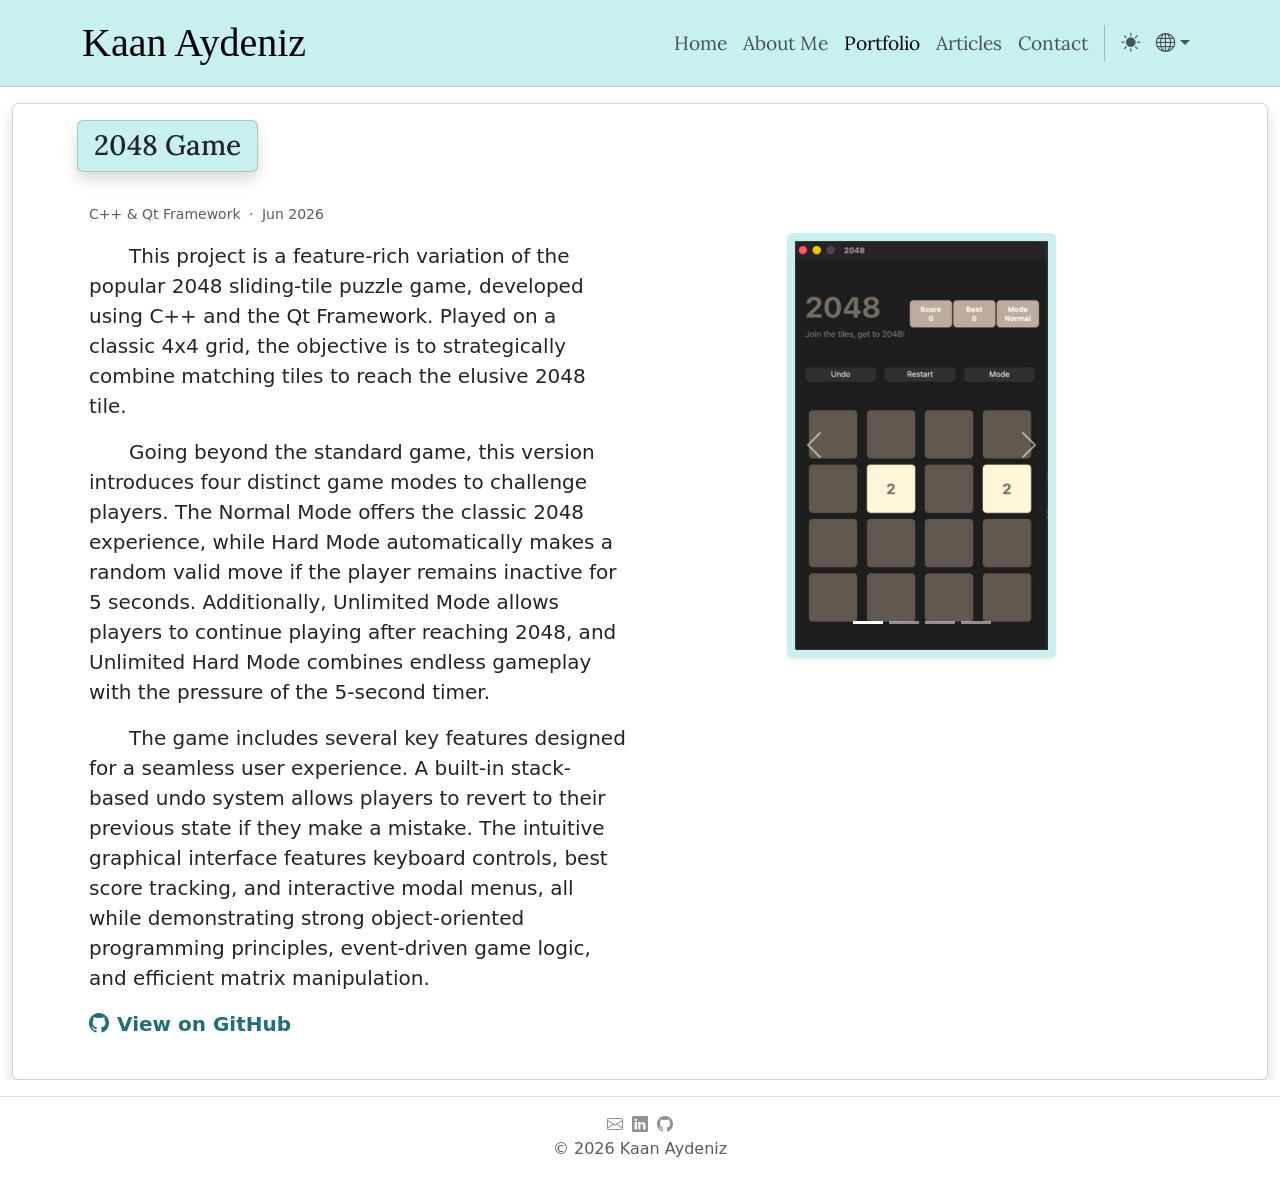
<file: projects/2048/index.html>
<!doctype html>
<html lang="en">

<head>
    <title data-i18n="page.2048Title"></title>
    <!-- Required meta tags -->
    <meta charset="utf-8" />
    <meta name="viewport" content="width=device-width, initial-scale=1, shrink-to-fit=no" />

    <!-- Bootstrap CSS v5.2.1 -->
    <link href="https://cdn.jsdelivr.net/npm/bootstrap@5.3.2/dist/css/bootstrap.min.css" rel="stylesheet"
        integrity="sha384-T3c6CoIi6uLrA9TneNEoa7RxnatzjcDSCmG1MXxSR1GAsXEV/Dwwykc2MPK8M2HN" crossorigin="anonymous" />
    <!-- Bootstrap Icons -->
    <link rel="stylesheet" href="https://cdn.jsdelivr.net/npm/bootstrap-icons@1.13.1/font/bootstrap-icons.min.css">
    <!-- CSS Main File -->
    <link rel="stylesheet" href="../../main.css">
    <!-- Font -->
    <link
        href="https://fonts.googleapis.com/css2?family=Lora:wght@400;600;700&family=Nunito+Sans:wght@300;400;600&display=swap"
        rel="stylesheet">
    <link href="https://db.onlinewebfonts.com/c/70927e11d1779ee1fa9a6b97278c01c1?family=Brush+Script+MT"
        rel="stylesheet">
    <script>
        const savedTheme = localStorage.getItem("theme") || "light";
        document.documentElement.setAttribute('data-bs-theme', savedTheme);
    </script>
</head>

<body>
    <header>
        <!-- Navbar -->
        <nav class="navbar navbar-expand-lg navbar-light tiffany-light-bg title-font">
            <div class="container">
                <a class="navbar-brand fs-1" style="font-family: 'Brush Script MT', cursive;"
                    href="../../index.html#home">Kaan
                    Aydeniz</a>
                <button class="navbar-toggler d-lg-none" type="button" data-bs-toggle="collapse"
                    data-bs-target="#collapsibleNavId" aria-controls="collapsibleNavId" aria-expanded="false"
                    aria-label="Toggle navigation">
                    <span class="navbar-toggler-icon"></span>
                </button>
                <div class="collapse navbar-collapse" id="collapsibleNavId">
                    <ul class="navbar-nav ms-auto mt-2 mt-lg-0">
                        <li class="nav-item">
                            <a class="nav-link" href="../../index.html#home" data-i18n="nav.home">
                            </a>
                        </li>
                        <li class="nav-item">
                            <a class="nav-link" href="../../index.html#about" data-i18n="nav.about"></a>
                        </li>
                        <li class="nav-item">
                            <a class="nav-link active" href="../../index.html#portfolio" data-i18n="nav.portfolio"></a>
                        </li>
                        <li class="nav-item">
                            <a class="nav-link" href="../../index.html#articles" data-i18n="nav.articles"></a>
                        </li>
                        <li class="nav-item">
                            <a class="nav-link" href="../../index.html#contact" data-i18n="nav.contact"></a>
                        </li>
                        <li class="nav-item py-2 py-lg-1 col-lg-auto">
                            <div class="vr d-none d-lg-flex h-100 mx-2"></div>
                            <hr class="d-lg-none my-2">
                        </li>
                        <li class="nav-item my-auto">
                            <a class="nav-link" role="button" id="darkModeBtn"><i class="bi bi-moon-fill"></i></a>
                        </li>
                        <li class="nav-item dropdown my-auto">
                            <a class="nav-link dropdown-toggle" role="button" id="dropdownId" data-bs-toggle="dropdown"
                                aria-haspopup="true" aria-expanded="false"><i class="bi bi-globe"></i></a>
                            <div class="dropdown-menu dropdown-menu-end" aria-labelledby="dropdownId">
                                <button class="dropdown-item" data-lang="en">English</button>
                                <button class="dropdown-item" data-lang="tr">Türkçe</button>
                            </div>
                        </li>
                    </ul>
                </div>
            </div>
        </nav>
        <hr class="m-0 p-0">

    </header>
    <main>
        <div class="container-fluid">
            <div class="card shadow mt-3">
                <div class="card-body">
                    <div class="text-start ms-2 ms-md-5">
                        <h3 class="d-inline-block card shadow tiffany-light-bg px-3 py-2 title-font"
                            data-i18n="portfolio.projects.2048.title">
                        </h3>
                    </div>
                    <div class="row my-4 mx-2 mx-md-5 align-items-start">
                        <p class="small text-muted mb-2">
                            <span class="tool">C++</span>
                            <span class="">&</span>
                            <span class="tool">Qt Framework</span>
                            <span class="mx-1">·</span>
                            <span class="date" data-date="2026-06"></span>
                        </p>
                        <div class="col-12 col-lg-6">
                            <div class="fs-5 mt-2" data-i18n-paragraphs="portfolio.projects.2048.paragraphs"></div>
                            <a href="https://github.com/KaanAydeniz-BartuBaturSevindik/2048" target="_blank"
                                class="fs-5 mt-2 text-decoration-none fw-bold tiffany-color">
                                <i class="bi bi-github me-2"></i><span class="underline-on-hover"
                                    data-i18n="portfolio.viewonGithub"></span>
                            </a>
                        </div>
                        <div
                            class="col-12 col-lg-6 mt-3 mt-lg-0 d-flex justify-content-center justify-content-xl-start">
                            <div class="portfolio-embed rounded shadow-sm tiffany-light-bg p-2 w-50 mx-auto">
                                <div id="carouselId" class="carousel slide" data-bs-ride="carousel">
                                    <div class="carousel-indicators">
                                        <button type="button" data-bs-target="#carouselId" data-bs-slide-to="0"
                                            class="active" aria-current="true" aria-label="First slide"></button>
                                        <button type="button" data-bs-target="#carouselId" data-bs-slide-to="1"
                                            aria-label="Second slide"></button>
                                        <button type="button" data-bs-target="#carouselId" data-bs-slide-to="2"
                                            aria-label="Third slide"></button>
                                        <button type="button" data-bs-target="#carouselId" data-bs-slide-to="3"
                                            aria-label="Fourth slide"></button>
                                    </div>
                                    <div class="carousel-inner" role="listbox">
                                        <div class="carousel-item active">
                                            <img src="/assets/images/2048/slide-1.png" class="w-100 d-block mx-auto"
                                                alt="First slide" />
                                        </div>
                                        <div class="carousel-item">
                                            <img src="/assets/images/2048/slide-2.png" class="w-100 d-block mx-auto"
                                                alt="Second slide" />
                                        </div>
                                        <div class="carousel-item">
                                            <img src="/assets/images/2048/slide-3.png" class="w-100 d-block mx-auto"
                                                alt="Third slide" />
                                        </div>
                                        <div class="carousel-item">
                                            <img src="/assets/images/2048/slide-4.png" class="w-100 d-block mx-auto"
                                                alt="Fourth slide" />
                                        </div>
                                    </div>
                                    <button class="carousel-control-prev" type="button" data-bs-target="#carouselId"
                                        data-bs-slide="prev">
                                        <span class="carousel-control-prev-icon" aria-hidden="true"></span>
                                        <span class="visually-hidden">Previous</span>
                                    </button>
                                    <button class="carousel-control-next" type="button" data-bs-target="#carouselId"
                                        data-bs-slide="next">
                                        <span class="carousel-control-next-icon" aria-hidden="true"></span>
                                        <span class="visually-hidden">Next</span>
                                    </button>
                                </div>
                            </div>
                        </div>
                    </div>
                </div>
            </div>
        </div>
    </main>
    <footer class="border-top mt-3 pt-3">
        <div class="container text-center">
            <div>
                <a href="mailto:kaan_aydeniz@hotmail.com" class="social-icon color-inherit no-underline"><i
                        class="bi bi-envelope"></i></a>
                <a href="https://www.linkedin.com/in/kaanaydnz/" target="_blank"
                    class="social-icon color-inherit no-underline mx-1"><i class="bi bi-linkedin"></i></a>
                <a href="https://github.com/kaanaydnz" target="_blank" class="social-icon color-inherit no-underline"><i
                        class="bi bi-github"></i></a>
            </div>
            <p class="text-muted">© 2026 Kaan Aydeniz</p>
        </div>
    </footer>
    <!-- Bootstrap JavaScript Libraries -->
    <script src="https://cdn.jsdelivr.net/npm/@popperjs/core@2.11.8/dist/umd/popper.min.js"
        integrity="sha384-I7E8VVD/ismYTF4hNIPjVp/Zjvgyol6VFvRkX/vR+Vc4jQkC+hVqc2pM8ODewa9r"
        crossorigin="anonymous"></script>

    <script src="https://cdn.jsdelivr.net/npm/bootstrap@5.3.2/dist/js/bootstrap.min.js"
        integrity="sha384-BBtl+eGJRgqQAUMxJ7pMwbEyER4l1g+O15P+16Ep7Q9Q+zqX6gSbd85u4mG4QzX+"
        crossorigin="anonymous"></script>
</body>
<script src="../../script.js"></script>

</html>
</file>
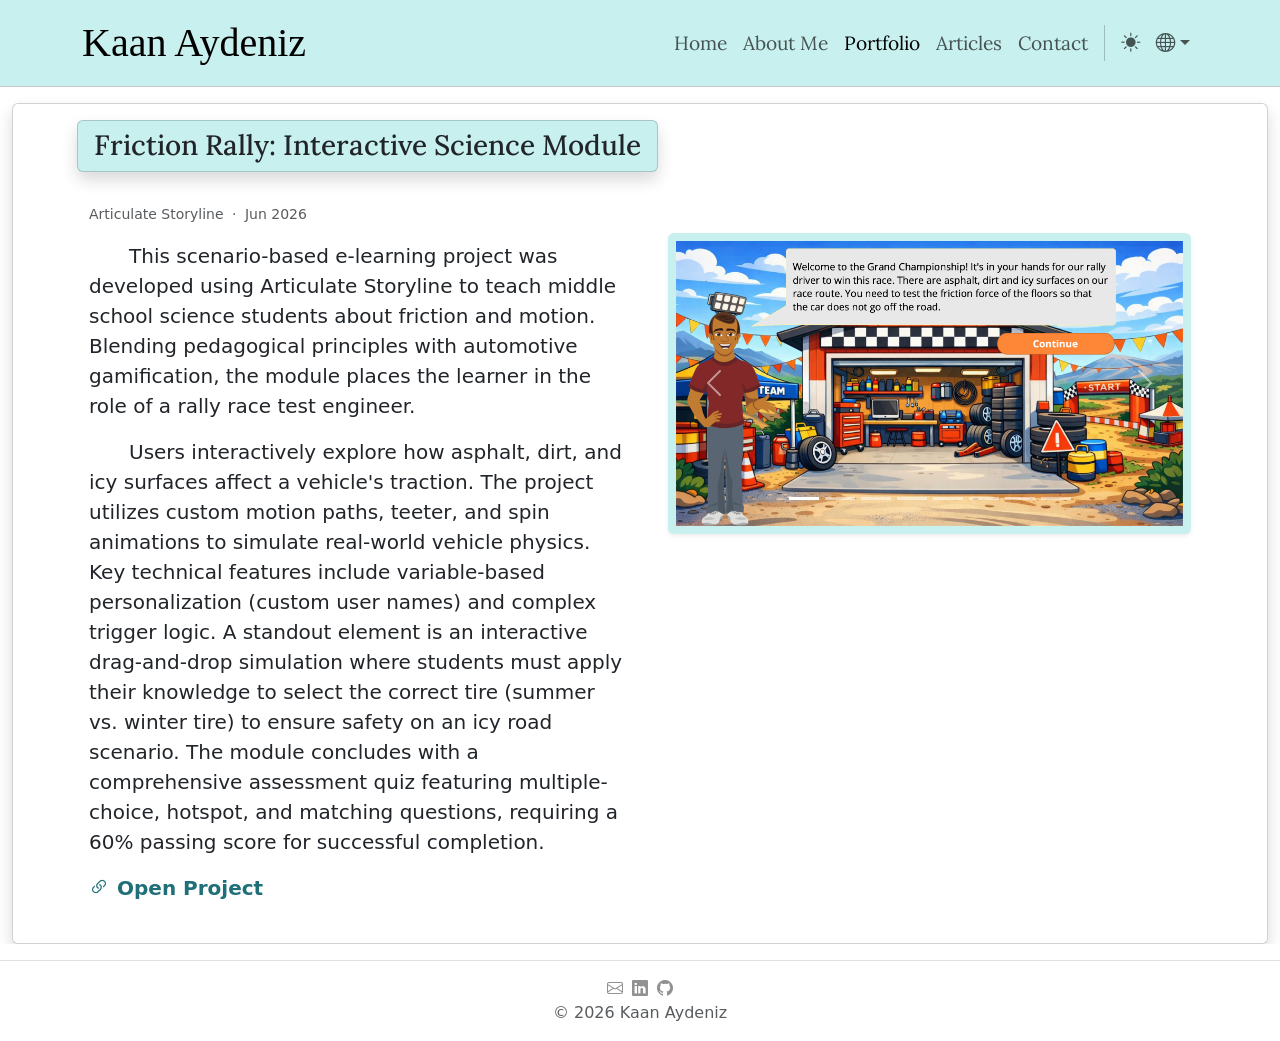
<file: projects/frictionrally/index.html>
<!doctype html>
<html lang="en">

<head>
    <title data-i18n="page.frictionRallyTitle"></title>
    <!-- Required meta tags -->
    <meta charset="utf-8" />
    <meta name="viewport" content="width=device-width, initial-scale=1, shrink-to-fit=no" />

    <!-- Bootstrap CSS v5.2.1 -->
    <link href="https://cdn.jsdelivr.net/npm/bootstrap@5.3.2/dist/css/bootstrap.min.css" rel="stylesheet"
        integrity="sha384-T3c6CoIi6uLrA9TneNEoa7RxnatzjcDSCmG1MXxSR1GAsXEV/Dwwykc2MPK8M2HN" crossorigin="anonymous" />
    <!-- Bootstrap Icons -->
    <link rel="stylesheet" href="https://cdn.jsdelivr.net/npm/bootstrap-icons@1.13.1/font/bootstrap-icons.min.css">
    <!-- CSS Main File -->
    <link rel="stylesheet" href="../../main.css">
    <!-- Font -->
    <link
        href="https://fonts.googleapis.com/css2?family=Lora:wght@400;600;700&family=Nunito+Sans:wght@300;400;600&display=swap"
        rel="stylesheet">
    <link href="https://db.onlinewebfonts.com/c/70927e11d1779ee1fa9a6b97278c01c1?family=Brush+Script+MT"
        rel="stylesheet">
    <script>
        const savedTheme = localStorage.getItem("theme") || "light";
        document.documentElement.setAttribute('data-bs-theme', savedTheme);
    </script>
</head>

<body>
    <header>
        <!-- Navbar -->
        <nav class="navbar navbar-expand-lg navbar-light tiffany-light-bg title-font">
            <div class="container">
                <a class="navbar-brand fs-1" style="font-family: 'Brush Script MT', cursive;"
                    href="../../index.html#home">Kaan
                    Aydeniz</a>
                <button class="navbar-toggler d-lg-none" type="button" data-bs-toggle="collapse"
                    data-bs-target="#collapsibleNavId" aria-controls="collapsibleNavId" aria-expanded="false"
                    aria-label="Toggle navigation">
                    <span class="navbar-toggler-icon"></span>
                </button>
                <div class="collapse navbar-collapse" id="collapsibleNavId">
                    <ul class="navbar-nav ms-auto mt-2 mt-lg-0">
                        <li class="nav-item">
                            <a class="nav-link" href="../../index.html#home" data-i18n="nav.home"></a>
                        </li>
                        <li class="nav-item">
                            <a class="nav-link" href="../../index.html#about" data-i18n="nav.about"></a>
                        </li>
                        <li class="nav-item">
                            <a class="nav-link active" href="../../index.html#portfolio" data-i18n="nav.portfolio"></a>
                        </li>
                        <li class="nav-item">
                            <a class="nav-link" href="../../index.html#articles" data-i18n="nav.articles"></a>
                        </li>
                        <li class="nav-item">
                            <a class="nav-link" href="../../index.html#contact" data-i18n="nav.contact"></a>
                        </li>
                        <li class="nav-item py-2 py-lg-1 col-lg-auto">
                            <div class="vr d-none d-lg-flex h-100 mx-2"></div>
                            <hr class="d-lg-none my-2">
                        </li>
                        <li class="nav-item my-auto">
                            <a class="nav-link" role="button" id="darkModeBtn"><i class="bi bi-moon-fill"></i></a>
                        </li>
                        <li class="nav-item dropdown my-auto">
                            <a class="nav-link dropdown-toggle" role="button" id="dropdownId" data-bs-toggle="dropdown"
                                aria-haspopup="true" aria-expanded="false"><i class="bi bi-globe"></i></a>
                            <div class="dropdown-menu dropdown-menu-end" aria-labelledby="dropdownId">
                                <button class="dropdown-item" data-lang="en">English</button>
                                <button class="dropdown-item" data-lang="tr">Türkçe</button>
                            </div>
                        </li>
                    </ul>
                </div>
            </div>
        </nav>
        <hr class="m-0 p-0">

    </header>
    <main>
        <div class="container-fluid">
            <div class="card shadow mt-3">
                <div class="card-body">
                    <div class="text-start ms-2 ms-md-5">
                        <h3 class="d-inline-block card shadow tiffany-light-bg px-3 py-2 title-font"
                            data-i18n="portfolio.projects.frictionRally.title"></h3>
                    </div>
                    <div class="row my-4 mx-2 mx-md-5 align-items-start">
                        <p class="small text-muted mb-2">
                            <span class="tool">Articulate Storyline</span>
                            <span class="mx-1">·</span>
                            <span class="date" data-date="2026-06"></span>
                        </p>
                        <div class="col-12 col-lg-6">
                            <div class="fs-5 mt-2" data-i18n-paragraphs="portfolio.projects.frictionRally.paragraphs">
                            </div>
                            <a href="Friction Rally - Storyline output/story.html" target="_blank"
                                class="fs-5 mt-2 text-decoration-none fw-bold tiffany-color">
                                <i class="bi bi-link-45deg me-2"></i><span class="underline-on-hover"
                                    data-i18n="portfolio.openProject"></span>
                            </a>
                        </div>
                        <div
                            class="col-12 col-lg-6 mt-3 mt-lg-0 d-flex justify-content-center justify-content-xl-start">
                            <div class="portfolio-embed rounded shadow-sm tiffany-light-bg p-2 w-100">
                                <div id="carouselId" class="carousel slide" data-bs-ride="carousel">
                                    <div class="carousel-indicators">
                                        <button type="button" data-bs-target="#carouselId" data-bs-slide-to="0"
                                            class="active" aria-current="true" aria-label="First slide"></button>
                                        <button type="button" data-bs-target="#carouselId" data-bs-slide-to="1"
                                            aria-label="Second slide"></button>
                                        <button type="button" data-bs-target="#carouselId" data-bs-slide-to="2"
                                            aria-label="Third slide"></button>
                                        <button type="button" data-bs-target="#carouselId" data-bs-slide-to="3"
                                            aria-label="Fourth slide"></button>
                                        <button type="button" data-bs-target="#carouselId" data-bs-slide-to="4"
                                            aria-label="Fifth slide"></button>
                                        <button type="button" data-bs-target="#carouselId" data-bs-slide-to="5"
                                            aria-label="Sixth slide"></button>
                                        <button type="button" data-bs-target="#carouselId" data-bs-slide-to="6"
                                            aria-label="Seventh slide"></button>
                                        <button type="button" data-bs-target="#carouselId" data-bs-slide-to="7"
                                            aria-label="Eighth slide"></button>
                                    </div>
                                    <div class="carousel-inner" role="listbox">
                                        <div class="carousel-item active">
                                            <img src="/assets/images/frictionrally/slide-1.png" class="w-100 d-block"
                                                alt="First slide" />
                                        </div>
                                        <div class="carousel-item">
                                            <img src="/assets/images/frictionrally/slide-2.png" class="w-100 d-block"
                                                alt="Second slide" />
                                        </div>
                                        <div class="carousel-item">
                                            <img src="/assets/images/frictionrally/slide-3.png" class="w-100 d-block"
                                                alt="Third slide" />
                                        </div>
                                        <div class="carousel-item">
                                            <img src="/assets/images/frictionrally/slide-4.png" class="w-100 d-block"
                                                alt="Fourth slide" />
                                        </div>
                                        <div class="carousel-item">
                                            <img src="/assets/images/frictionrally/slide-5.png" class="w-100 d-block"
                                                alt="Fifth slide" />
                                        </div>
                                        <div class="carousel-item">
                                            <img src="/assets/images/frictionrally/slide-6.png" class="w-100 d-block"
                                                alt="Sixth slide" />
                                        </div>
                                        <div class="carousel-item">
                                            <img src="/assets/images/frictionrally/slide-7.png" class="w-100 d-block"
                                                alt="Seventh slide" />
                                        </div>
                                        <div class="carousel-item">
                                            <img src="/assets/images/frictionrally/slide-8.png" class="w-100 d-block"
                                                alt="Eighth slide" />
                                        </div>
                                    </div>
                                    <button class="carousel-control-prev" type="button" data-bs-target="#carouselId"
                                        data-bs-slide="prev">
                                        <span class="carousel-control-prev-icon" aria-hidden="true"></span>
                                        <span class="visually-hidden">Previous</span>
                                    </button>
                                    <button class="carousel-control-next" type="button" data-bs-target="#carouselId"
                                        data-bs-slide="next">
                                        <span class="carousel-control-next-icon" aria-hidden="true"></span>
                                        <span class="visually-hidden">Next</span>
                                    </button>
                                </div>
                            </div>
                        </div>
                    </div>
                </div>
            </div>

    </main>
    <footer class="border-top mt-3 pt-3">
        <div class="container text-center">
            <div>
                <a href="mailto:kaan_aydeniz@hotmail.com" class="social-icon color-inherit no-underline"><i
                        class="bi bi-envelope"></i></a>
                <a href="https://www.linkedin.com/in/kaanaydnz/" target="_blank"
                    class="social-icon color-inherit no-underline mx-1"><i class="bi bi-linkedin"></i></a>
                <a href="https://github.com/kaanaydnz" target="_blank" class="social-icon color-inherit no-underline"><i
                        class="bi bi-github"></i></a>
            </div>
            <p class="text-muted">© 2026 Kaan Aydeniz</p>
        </div>
    </footer>
    <!-- Bootstrap JavaScript Libraries -->
    <script src="https://cdn.jsdelivr.net/npm/@popperjs/core@2.11.8/dist/umd/popper.min.js"
        integrity="sha384-I7E8VVD/ismYTF4hNIPjVp/Zjvgyol6VFvRkX/vR+Vc4jQkC+hVqc2pM8ODewa9r"
        crossorigin="anonymous"></script>

    <script src="https://cdn.jsdelivr.net/npm/bootstrap@5.3.2/dist/js/bootstrap.min.js"
        integrity="sha384-BBtl+eGJRgqQAUMxJ7pMwbEyER4l1g+O15P+16Ep7Q9Q+zqX6gSbd85u4mG4QzX+"
        crossorigin="anonymous"></script>
</body>
<script src="../../script.js"></script>

</html>
</file>
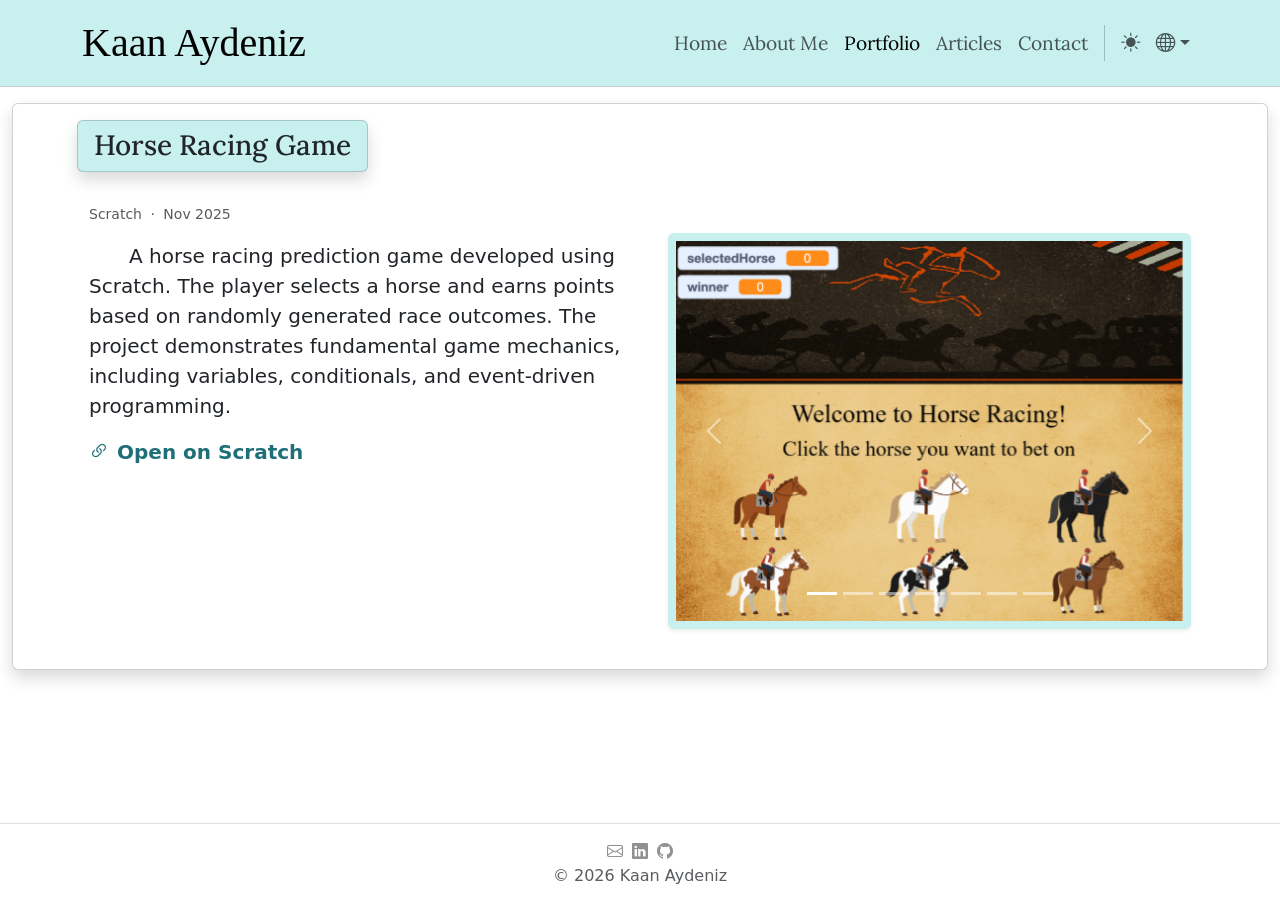
<file: projects/horse-racing/index.html>
<!doctype html>
<html lang="en">

<head>
    <title data-i18n="page.horseRacingTitle"></title>
    <!-- Required meta tags -->
    <meta charset="utf-8" />
    <meta name="viewport" content="width=device-width, initial-scale=1, shrink-to-fit=no" />

    <!-- Bootstrap CSS v5.2.1 -->
    <link href="https://cdn.jsdelivr.net/npm/bootstrap@5.3.2/dist/css/bootstrap.min.css" rel="stylesheet"
        integrity="sha384-T3c6CoIi6uLrA9TneNEoa7RxnatzjcDSCmG1MXxSR1GAsXEV/Dwwykc2MPK8M2HN" crossorigin="anonymous" />
    <!-- Bootstrap Icons -->
    <link rel="stylesheet" href="https://cdn.jsdelivr.net/npm/bootstrap-icons@1.13.1/font/bootstrap-icons.min.css">
    <!-- CSS Main File -->
    <link rel="stylesheet" href="../../main.css">
    <!-- Font -->
    <link
        href="https://fonts.googleapis.com/css2?family=Lora:wght@400;600;700&family=Nunito+Sans:wght@300;400;600&display=swap"
        rel="stylesheet">
    <link href="https://db.onlinewebfonts.com/c/70927e11d1779ee1fa9a6b97278c01c1?family=Brush+Script+MT"
        rel="stylesheet">
    <script>
        const savedTheme = localStorage.getItem("theme") || "light";
        document.documentElement.setAttribute('data-bs-theme', savedTheme);
    </script>
</head>

<body>
    <header>
        <!-- Navbar -->
        <nav class="navbar navbar-expand-lg navbar-light tiffany-light-bg title-font">
            <div class="container">
                <a class="navbar-brand fs-1" style="font-family: 'Brush Script MT', cursive;"
                    href="../../index.html#home">Kaan
                    Aydeniz</a>
                <button class="navbar-toggler d-lg-none" type="button" data-bs-toggle="collapse"
                    data-bs-target="#collapsibleNavId" aria-controls="collapsibleNavId" aria-expanded="false"
                    aria-label="Toggle navigation">
                    <span class="navbar-toggler-icon"></span>
                </button>
                <div class="collapse navbar-collapse" id="collapsibleNavId">
                    <ul class="navbar-nav ms-auto mt-2 mt-lg-0">
                        <li class="nav-item">
                            <a class="nav-link" href="../../index.html#home" data-i18n="nav.home">
                            </a>
                        </li>
                        <li class="nav-item">
                            <a class="nav-link" href="../../index.html#about" data-i18n="nav.about"></a>
                        </li>
                        <li class="nav-item">
                            <a class="nav-link active" href="../../index.html#portfolio" data-i18n="nav.portfolio"></a>
                        </li>
                        <li class="nav-item">
                            <a class="nav-link" href="../../index.html#articles" data-i18n="nav.articles"></a>
                        </li>
                        <li class="nav-item">
                            <a class="nav-link" href="../../index.html#contact" data-i18n="nav.contact"></a>
                        </li>
                        <li class="nav-item py-2 py-lg-1 col-lg-auto">
                            <div class="vr d-none d-lg-flex h-100 mx-2"></div>
                            <hr class="d-lg-none my-2">
                        </li>
                        <li class="nav-item my-auto">
                            <a class="nav-link" role="button" id="darkModeBtn"><i class="bi bi-moon-fill"></i></a>
                        </li>
                        <li class="nav-item dropdown my-auto">
                            <a class="nav-link dropdown-toggle" role="button" id="dropdownId" data-bs-toggle="dropdown"
                                aria-haspopup="true" aria-expanded="false"><i class="bi bi-globe"></i></a>
                            <div class="dropdown-menu dropdown-menu-end" aria-labelledby="dropdownId">
                                <button class="dropdown-item" data-lang="en">English</button>
                                <button class="dropdown-item" data-lang="tr">Türkçe</button>
                            </div>
                        </li>
                    </ul>
                </div>
            </div>
        </nav>
        <hr class="m-0 p-0">

    </header>
    <main>
        <div class="container-fluid">
            <div class="card shadow mt-3">
                <div class="card-body">
                    <div class="text-start ms-2 ms-md-5">
                        <h3 class="d-inline-block card shadow tiffany-light-bg px-3 py-2 title-font"
                            data-i18n="portfolio.projects.horseRacing.title">
                        </h3>
                    </div>
                    <div class="row my-4 mx-2 mx-md-5 align-items-start">
                        <p class="small text-muted mb-2">
                            <span class="tool">Scratch</span>
                            <span class="mx-1">·</span>
                            <span class="date" data-date="2025-11"></span>
                        </p>
                        <div class="col-12 col-lg-6">
                            <p class="fs-5 text-indent mt-2" data-i18n="portfolio.projects.horseRacing.description"></p>
                            <a href="https://scratch.mit.edu/projects/1238961326/" target="_blank"
                                class="fs-5 mt-2 text-decoration-none fw-bold tiffany-color">
                                <i class="bi bi-link-45deg me-2"></i><span class="underline-on-hover"
                                    data-i18n="portfolio.openOnScratch"></span>
                            </a>
                        </div>
                        <div
                            class="col-12 col-lg-6 mt-3 mt-lg-0 d-flex justify-content-center justify-content-xl-start">
                            <div class="portfolio-embed rounded shadow-sm tiffany-light-bg p-2 w-100">
                                <div id="carouselId" class="carousel slide" data-bs-ride="carousel">
                                    <div class="carousel-indicators">
                                        <button type="button" data-bs-target="#carouselId" data-bs-slide-to="0"
                                            class="active" aria-current="true" aria-label="First slide"></button>
                                        <button type="button" data-bs-target="#carouselId" data-bs-slide-to="1"
                                            aria-label="Second slide"></button>
                                        <button type="button" data-bs-target="#carouselId" data-bs-slide-to="2"
                                            aria-label="Third slide"></button>
                                        <button type="button" data-bs-target="#carouselId" data-bs-slide-to="3"
                                            aria-label="Fourth slide"></button>
                                        <button type="button" data-bs-target="#carouselId" data-bs-slide-to="4"
                                            aria-label="Fifth slide"></button>
                                        <button type="button" data-bs-target="#carouselId" data-bs-slide-to="5"
                                            aria-label="Sixth slide"></button>
                                        <button type="button" data-bs-target="#carouselId" data-bs-slide-to="6"
                                            aria-label="Seventh slide"></button>
                                    </div>
                                    <div class="carousel-inner" role="listbox">
                                        <div class="carousel-item active">
                                            <img src="/assets/images/horseracing/slide-1.png" class="w-100 d-block"
                                                alt="First slide" />
                                        </div>
                                        <div class="carousel-item">
                                            <img src="/assets/images/horseracing/slide-2.png" class="w-100 d-block"
                                                alt="Second slide" />
                                        </div>
                                        <div class="carousel-item">
                                            <img src="/assets/images/horseracing/slide-3.png" class="w-100 d-block"
                                                alt="Third slide" />
                                        </div>
                                        <div class="carousel-item">
                                            <img src="/assets/images/horseracing/slide-4.png" class="w-100 d-block"
                                                alt="Fourth slide" />
                                        </div>
                                        <div class="carousel-item">
                                            <img src="/assets/images/horseracing/slide-5.png" class="w-100 d-block"
                                                alt="Fifth slide" />
                                        </div>
                                        <div class="carousel-item">
                                            <img src="/assets/images/horseracing/slide-6.png" class="w-100 d-block"
                                                alt="Sixth slide" />
                                        </div>
                                        <div class="carousel-item">
                                            <img src="/assets/images/horseracing/slide-7.png" class="w-100 d-block"
                                                alt="Seventh slide" />
                                        </div>
                                    </div>
                                    <button class="carousel-control-prev" type="button" data-bs-target="#carouselId"
                                        data-bs-slide="prev">
                                        <span class="carousel-control-prev-icon" aria-hidden="true"></span>
                                        <span class="visually-hidden">Previous</span>
                                    </button>
                                    <button class="carousel-control-next" type="button" data-bs-target="#carouselId"
                                        data-bs-slide="next">
                                        <span class="carousel-control-next-icon" aria-hidden="true"></span>
                                        <span class="visually-hidden">Next</span>
                                    </button>
                                </div>
                            </div>
                        </div>
                    </div>
                </div>
            </div>
        </div>
    </main>
    <footer class="border-top mt-3 pt-3">
        <div class="container text-center">
            <div>
                <a href="mailto:kaan_aydeniz@hotmail.com" class="social-icon color-inherit no-underline"><i
                        class="bi bi-envelope"></i></a>
                <a href="https://www.linkedin.com/in/kaanaydnz/" target="_blank"
                    class="social-icon color-inherit no-underline mx-1"><i class="bi bi-linkedin"></i></a>
                <a href="https://github.com/kaanaydnz" target="_blank" class="social-icon color-inherit no-underline"><i
                        class="bi bi-github"></i></a>
            </div>
            <p class="text-muted">© 2026 Kaan Aydeniz</p>
        </div>
    </footer>
    <!-- Bootstrap JavaScript Libraries -->
    <script src="https://cdn.jsdelivr.net/npm/@popperjs/core@2.11.8/dist/umd/popper.min.js"
        integrity="sha384-I7E8VVD/ismYTF4hNIPjVp/Zjvgyol6VFvRkX/vR+Vc4jQkC+hVqc2pM8ODewa9r"
        crossorigin="anonymous"></script>

    <script src="https://cdn.jsdelivr.net/npm/bootstrap@5.3.2/dist/js/bootstrap.min.js"
        integrity="sha384-BBtl+eGJRgqQAUMxJ7pMwbEyER4l1g+O15P+16Ep7Q9Q+zqX6gSbd85u4mG4QzX+"
        crossorigin="anonymous"></script>
</body>
<script src="../../script.js"></script>

</html>
</file>
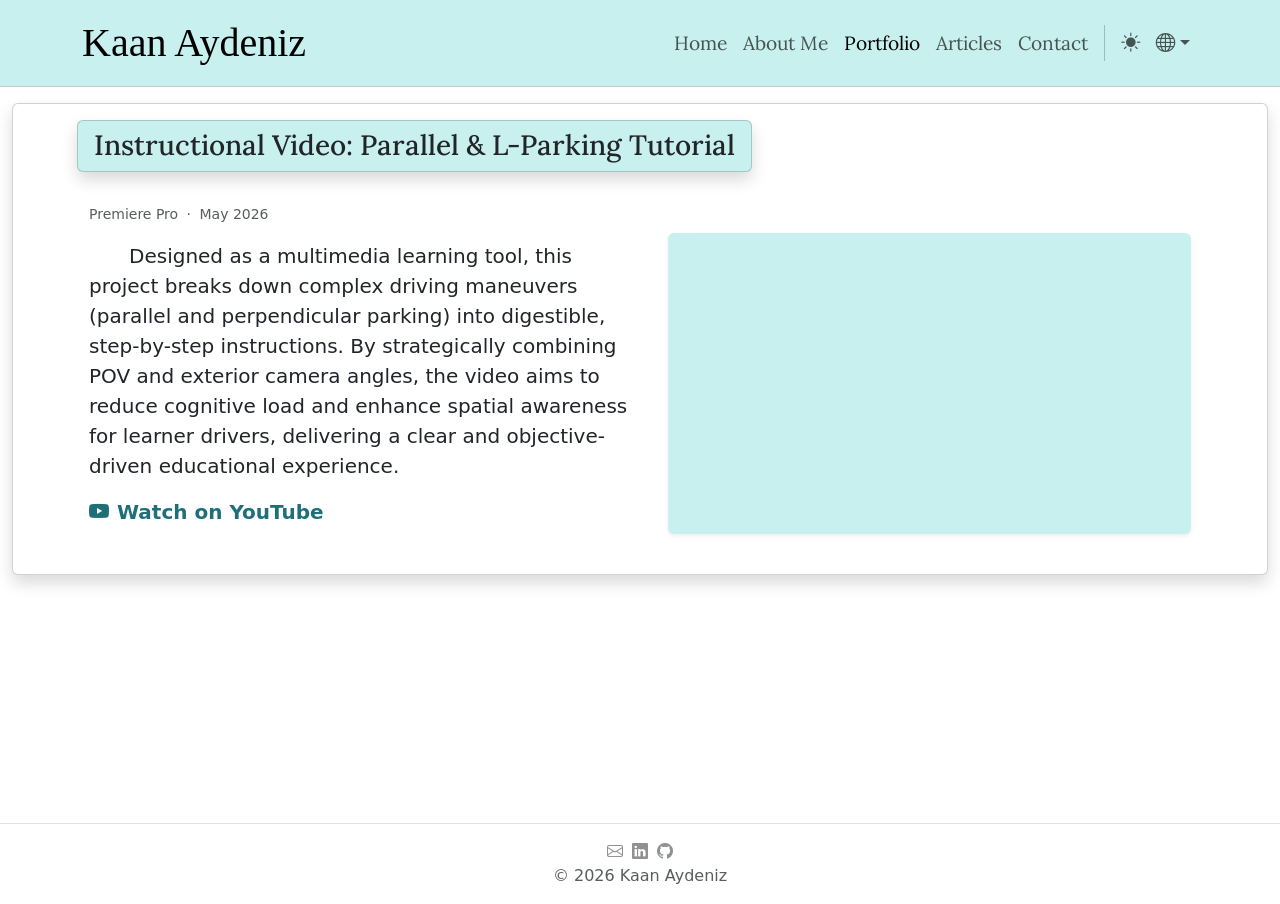
<file: projects/parkingvideo/index.html>
<!doctype html>
<html lang="en">

<head>
    <title data-i18n="page.parkingVideoTitle"></title>
    <!-- Required meta tags -->
    <meta charset="utf-8" />
    <meta name="viewport" content="width=device-width, initial-scale=1, shrink-to-fit=no" />

    <!-- Bootstrap CSS v5.2.1 -->
    <link href="https://cdn.jsdelivr.net/npm/bootstrap@5.3.2/dist/css/bootstrap.min.css" rel="stylesheet"
        integrity="sha384-T3c6CoIi6uLrA9TneNEoa7RxnatzjcDSCmG1MXxSR1GAsXEV/Dwwykc2MPK8M2HN" crossorigin="anonymous" />
    <!-- Bootstrap Icons -->
    <link rel="stylesheet" href="https://cdn.jsdelivr.net/npm/bootstrap-icons@1.13.1/font/bootstrap-icons.min.css">
    <!-- CSS Main File -->
    <link rel="stylesheet" href="../../main.css">
    <!-- Font -->
    <link
        href="https://fonts.googleapis.com/css2?family=Lora:wght@400;600;700&family=Nunito+Sans:wght@300;400;600&display=swap"
        rel="stylesheet">
    <link href="https://db.onlinewebfonts.com/c/70927e11d1779ee1fa9a6b97278c01c1?family=Brush+Script+MT"
        rel="stylesheet">
    <script>
        const savedTheme = localStorage.getItem("theme") || "light";
        document.documentElement.setAttribute('data-bs-theme', savedTheme);
    </script>
</head>

<body>
    <header>
        <!-- Navbar -->
        <nav class="navbar navbar-expand-lg navbar-light tiffany-light-bg title-font">
            <div class="container">
                <a class="navbar-brand fs-1" style="font-family: 'Brush Script MT', cursive;"
                    href="../../index.html#home">Kaan
                    Aydeniz</a>
                <button class="navbar-toggler d-lg-none" type="button" data-bs-toggle="collapse"
                    data-bs-target="#collapsibleNavId" aria-controls="collapsibleNavId" aria-expanded="false"
                    aria-label="Toggle navigation">
                    <span class="navbar-toggler-icon"></span>
                </button>
                <div class="collapse navbar-collapse" id="collapsibleNavId">
                    <ul class="navbar-nav ms-auto mt-2 mt-lg-0">
                        <li class="nav-item">
                            <a class="nav-link" href="../../index.html#home" data-i18n="nav.home">
                            </a>
                        </li>
                        <li class="nav-item">
                            <a class="nav-link" href="../../index.html#about" data-i18n="nav.about"></a>
                        </li>
                        <li class="nav-item">
                            <a class="nav-link active" href="../../index.html#portfolio" data-i18n="nav.portfolio"></a>
                        </li>
                        <li class="nav-item">
                            <a class="nav-link" href="../../index.html#articles" data-i18n="nav.articles"></a>
                        </li>
                        <li class="nav-item">
                            <a class="nav-link" href="../../index.html#contact" data-i18n="nav.contact"></a>
                        </li>
                        <li class="nav-item py-2 py-lg-1 col-lg-auto">
                            <div class="vr d-none d-lg-flex h-100 mx-2"></div>
                            <hr class="d-lg-none my-2">
                        </li>
                        <li class="nav-item my-auto">
                            <a class="nav-link" role="button" id="darkModeBtn"><i class="bi bi-moon-fill"></i></a>
                        </li>
                        <li class="nav-item dropdown my-auto">
                            <a class="nav-link dropdown-toggle" role="button" id="dropdownId" data-bs-toggle="dropdown"
                                aria-haspopup="true" aria-expanded="false"><i class="bi bi-globe"></i></a>
                            <div class="dropdown-menu dropdown-menu-end" aria-labelledby="dropdownId">
                                <button class="dropdown-item" data-lang="en">English</button>
                                <button class="dropdown-item" data-lang="tr">Türkçe</button>
                            </div>
                        </li>
                    </ul>
                </div>
            </div>
        </nav>
        <hr class="m-0 p-0">

    </header>
    <main>
        <div class="container-fluid">
            <div class="card shadow mt-3">
                <div class="card-body">
                    <div class="text-start ms-2 ms-md-5">
                        <h3 class="d-inline-block card shadow tiffany-light-bg px-3 py-2 title-font"
                            data-i18n="portfolio.projects.parkingVideo.title">
                        </h3>
                    </div>
                    <div class="row my-4 mx-2 mx-md-5 align-items-start">
                        <p class="small text-muted mb-2">
                            <span class="tool">Premiere Pro</span>
                            <span class="mx-1">·</span>
                            <span class="date" data-date="2026-05"></span>
                        </p>
                        <div class="col-12 col-lg-6">
                            <p class="fs-5 text-indent mt-2" data-i18n="portfolio.projects.parkingVideo.description">
                            </p>
                            <a href="https://youtu.be/5XgwDTsmLRU?si=_A692jpINtWdQdLi" target="_blank"
                                class="fs-5 mt-2 text-decoration-none fw-bold tiffany-color">
                                <i class="bi bi-youtube me-2"></i><span class="underline-on-hover"
                                    data-i18n="portfolio.watchOnYoutube"></span>
                            </a>
                        </div>
                        <div
                            class="col-12 col-lg-6 mt-3 mt-lg-0 d-flex justify-content-center justify-content-xl-start">
                            <div class="portfolio-embed rounded shadow-sm tiffany-light-bg p-2 w-100">
                                <div class="ratio ratio-16x9">
                                    <iframe src="https://www.youtube.com/embed/5XgwDTsmLRU?si=KC5WA3QlUJ1sd6-A"
                                        title="YouTube video player" frameborder="0"
                                        allow="accelerometer; autoplay; clipboard-write; encrypted-media; gyroscope; picture-in-picture; web-share"
                                        referrerpolicy="strict-origin-when-cross-origin" allowfullscreen></iframe>
                                </div>
                            </div>
                        </div>
                    </div>
                </div>
            </div>
    </main>
    <footer class="border-top mt-3 pt-3">
        <div class="container text-center">
            <div>
                <a href="mailto:kaan_aydeniz@hotmail.com" class="social-icon color-inherit no-underline"><i
                        class="bi bi-envelope"></i></a>
                <a href="https://www.linkedin.com/in/kaanaydnz/" target="_blank"
                    class="social-icon color-inherit no-underline mx-1"><i class="bi bi-linkedin"></i></a>
                <a href="https://github.com/kaanaydnz" target="_blank" class="social-icon color-inherit no-underline"><i
                        class="bi bi-github"></i></a>
            </div>
            <p class="text-muted">© 2026 Kaan Aydeniz</p>
        </div>
    </footer>
    <!-- Bootstrap JavaScript Libraries -->
    <script src="https://cdn.jsdelivr.net/npm/@popperjs/core@2.11.8/dist/umd/popper.min.js"
        integrity="sha384-I7E8VVD/ismYTF4hNIPjVp/Zjvgyol6VFvRkX/vR+Vc4jQkC+hVqc2pM8ODewa9r"
        crossorigin="anonymous"></script>

    <script src="https://cdn.jsdelivr.net/npm/bootstrap@5.3.2/dist/js/bootstrap.min.js"
        integrity="sha384-BBtl+eGJRgqQAUMxJ7pMwbEyER4l1g+O15P+16Ep7Q9Q+zqX6gSbd85u4mG4QzX+"
        crossorigin="anonymous"></script>
</body>
<script src="../../script.js"></script>

</html>
</file>
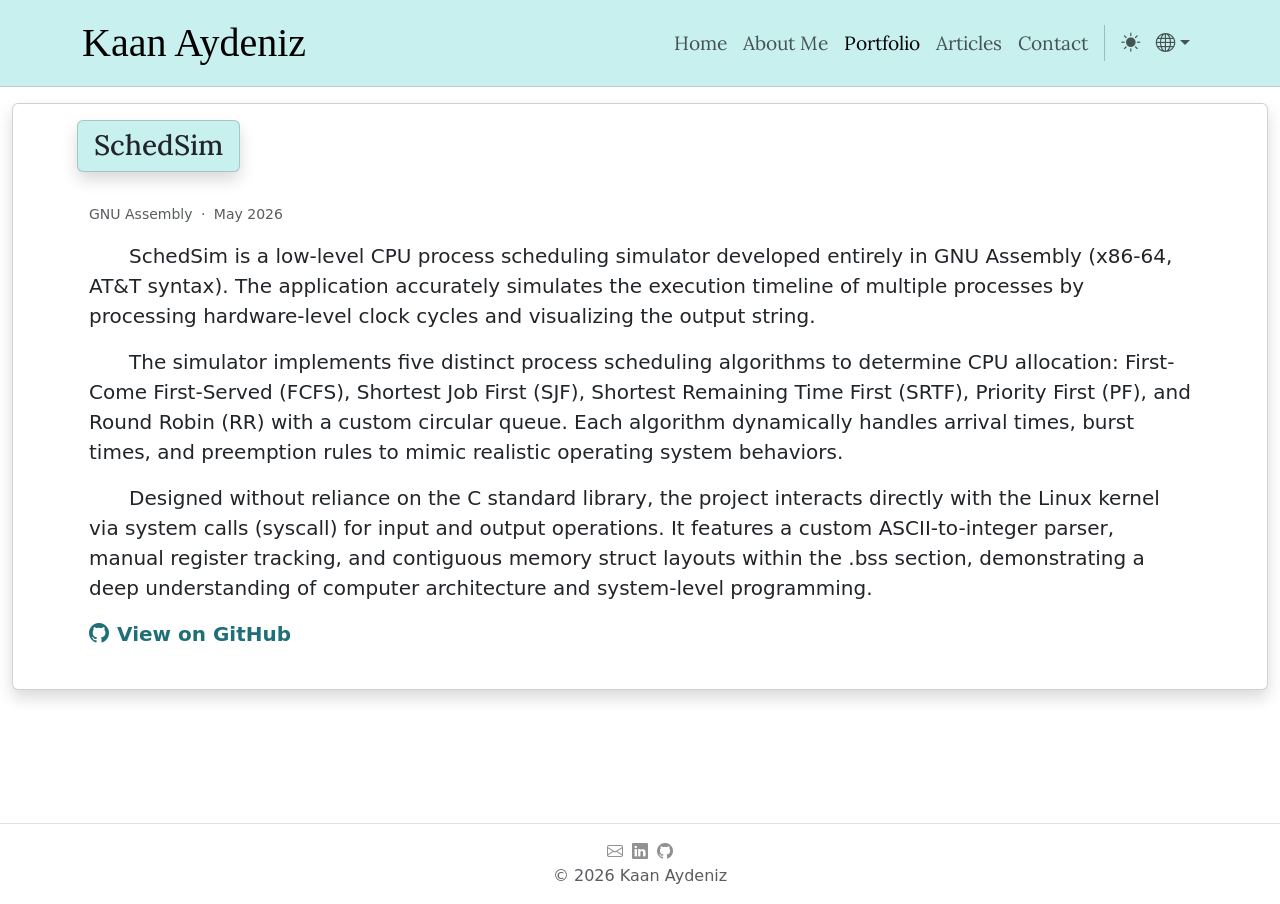
<file: projects/schedsim/index.html>
<!doctype html>
<html lang="en">

<head>
    <title data-i18n="page.schedSimTitle"></title>
    <!-- Required meta tags -->
    <meta charset="utf-8" />
    <meta name="viewport" content="width=device-width, initial-scale=1, shrink-to-fit=no" />

    <!-- Bootstrap CSS v5.2.1 -->
    <link href="https://cdn.jsdelivr.net/npm/bootstrap@5.3.2/dist/css/bootstrap.min.css" rel="stylesheet"
        integrity="sha384-T3c6CoIi6uLrA9TneNEoa7RxnatzjcDSCmG1MXxSR1GAsXEV/Dwwykc2MPK8M2HN" crossorigin="anonymous" />
    <!-- Bootstrap Icons -->
    <link rel="stylesheet" href="https://cdn.jsdelivr.net/npm/bootstrap-icons@1.13.1/font/bootstrap-icons.min.css">
    <!-- CSS Main File -->
    <link rel="stylesheet" href="../../main.css">
    <!-- Font -->
    <link
        href="https://fonts.googleapis.com/css2?family=Lora:wght@400;600;700&family=Nunito+Sans:wght@300;400;600&display=swap"
        rel="stylesheet">
    <link href="https://db.onlinewebfonts.com/c/70927e11d1779ee1fa9a6b97278c01c1?family=Brush+Script+MT"
        rel="stylesheet">
    <script>
        const savedTheme = localStorage.getItem("theme") || "light";
        document.documentElement.setAttribute('data-bs-theme', savedTheme);
    </script>
</head>

<body>
    <header>
        <!-- Navbar -->
        <nav class="navbar navbar-expand-lg navbar-light tiffany-light-bg title-font">
            <div class="container">
                <a class="navbar-brand fs-1" style="font-family: 'Brush Script MT', cursive;"
                    href="../../index.html#home">Kaan
                    Aydeniz</a>
                <button class="navbar-toggler d-lg-none" type="button" data-bs-toggle="collapse"
                    data-bs-target="#collapsibleNavId" aria-controls="collapsibleNavId" aria-expanded="false"
                    aria-label="Toggle navigation">
                    <span class="navbar-toggler-icon"></span>
                </button>
                <div class="collapse navbar-collapse" id="collapsibleNavId">
                    <ul class="navbar-nav ms-auto mt-2 mt-lg-0">
                        <li class="nav-item">
                            <a class="nav-link" href="../../index.html#home" data-i18n="nav.home">
                            </a>
                        </li>
                        <li class="nav-item">
                            <a class="nav-link" href="../../index.html#about" data-i18n="nav.about"></a>
                        </li>
                        <li class="nav-item">
                            <a class="nav-link active" href="../../index.html#portfolio" data-i18n="nav.portfolio"></a>
                        </li>
                        <li class="nav-item">
                            <a class="nav-link" href="../../index.html#articles" data-i18n="nav.articles"></a>
                        </li>
                        <li class="nav-item">
                            <a class="nav-link" href="../../index.html#contact" data-i18n="nav.contact"></a>
                        </li>
                        <li class="nav-item py-2 py-lg-1 col-lg-auto">
                            <div class="vr d-none d-lg-flex h-100 mx-2"></div>
                            <hr class="d-lg-none my-2">
                        </li>
                        <li class="nav-item my-auto">
                            <a class="nav-link" role="button" id="darkModeBtn"><i class="bi bi-moon-fill"></i></a>
                        </li>
                        <li class="nav-item dropdown my-auto">
                            <a class="nav-link dropdown-toggle" role="button" id="dropdownId" data-bs-toggle="dropdown"
                                aria-haspopup="true" aria-expanded="false"><i class="bi bi-globe"></i></a>
                            <div class="dropdown-menu dropdown-menu-end" aria-labelledby="dropdownId">
                                <button class="dropdown-item" data-lang="en">English</button>
                                <button class="dropdown-item" data-lang="tr">Türkçe</button>
                            </div>
                        </li>
                    </ul>
                </div>
            </div>
        </nav>
        <hr class="m-0 p-0">

    </header>
    <main>
        <div class="container-fluid">
            <div class="card shadow mt-3">
                <div class="card-body">
                    <div class="text-start ms-5">
                        <h3 class="d-inline-block card shadow tiffany-light-bg px-3 py-2 title-font"
                            data-i18n="portfolio.projects.schedSim.title">
                        </h3>
                    </div>
                    <div class="row my-4 mx-5 align-items-start">
                        <p class="small text-muted mb-2">
                            <span class="tool">GNU Assembly</span>
                            <span class="mx-1">·</span>
                            <span class="date" data-date="2026-05"></span>
                        </p>
                        <div class="col-12">
                            <div class="fs-5 mt-2" data-i18n-paragraphs="portfolio.projects.schedSim.paragraphs"></div>
                            <a href="https://github.com/KaanAydeniz-BartuBaturSevindik/schedsim" target="_blank"
                                class="fs-5 mt-2 text-decoration-none fw-bold tiffany-color">
                                <i class="bi bi-github me-2"></i><span class="underline-on-hover"
                                    data-i18n="portfolio.viewonGithub"></span>
                            </a>
                        </div>
                    </div>
                </div>
            </div>
    </main>
    <footer class="border-top mt-3 pt-3">
        <div class="container text-center">
            <div>
                <a href="mailto:kaan_aydeniz@hotmail.com" class="social-icon color-inherit no-underline"><i
                        class="bi bi-envelope"></i></a>
                <a href="https://www.linkedin.com/in/kaanaydnz/" target="_blank"
                    class="social-icon color-inherit no-underline mx-1"><i class="bi bi-linkedin"></i></a>
                <a href="https://github.com/kaanaydnz" target="_blank" class="social-icon color-inherit no-underline"><i
                        class="bi bi-github"></i></a>
            </div>
            <p class="text-muted">© 2026 Kaan Aydeniz</p>
        </div>
    </footer>
    <!-- Bootstrap JavaScript Libraries -->
    <script src="https://cdn.jsdelivr.net/npm/@popperjs/core@2.11.8/dist/umd/popper.min.js"
        integrity="sha384-I7E8VVD/ismYTF4hNIPjVp/Zjvgyol6VFvRkX/vR+Vc4jQkC+hVqc2pM8ODewa9r"
        crossorigin="anonymous"></script>

    <script src="https://cdn.jsdelivr.net/npm/bootstrap@5.3.2/dist/js/bootstrap.min.js"
        integrity="sha384-BBtl+eGJRgqQAUMxJ7pMwbEyER4l1g+O15P+16Ep7Q9Q+zqX6gSbd85u4mG4QzX+"
        crossorigin="anonymous"></script>
</body>
<script src="../../script.js"></script>

</html>
</file>
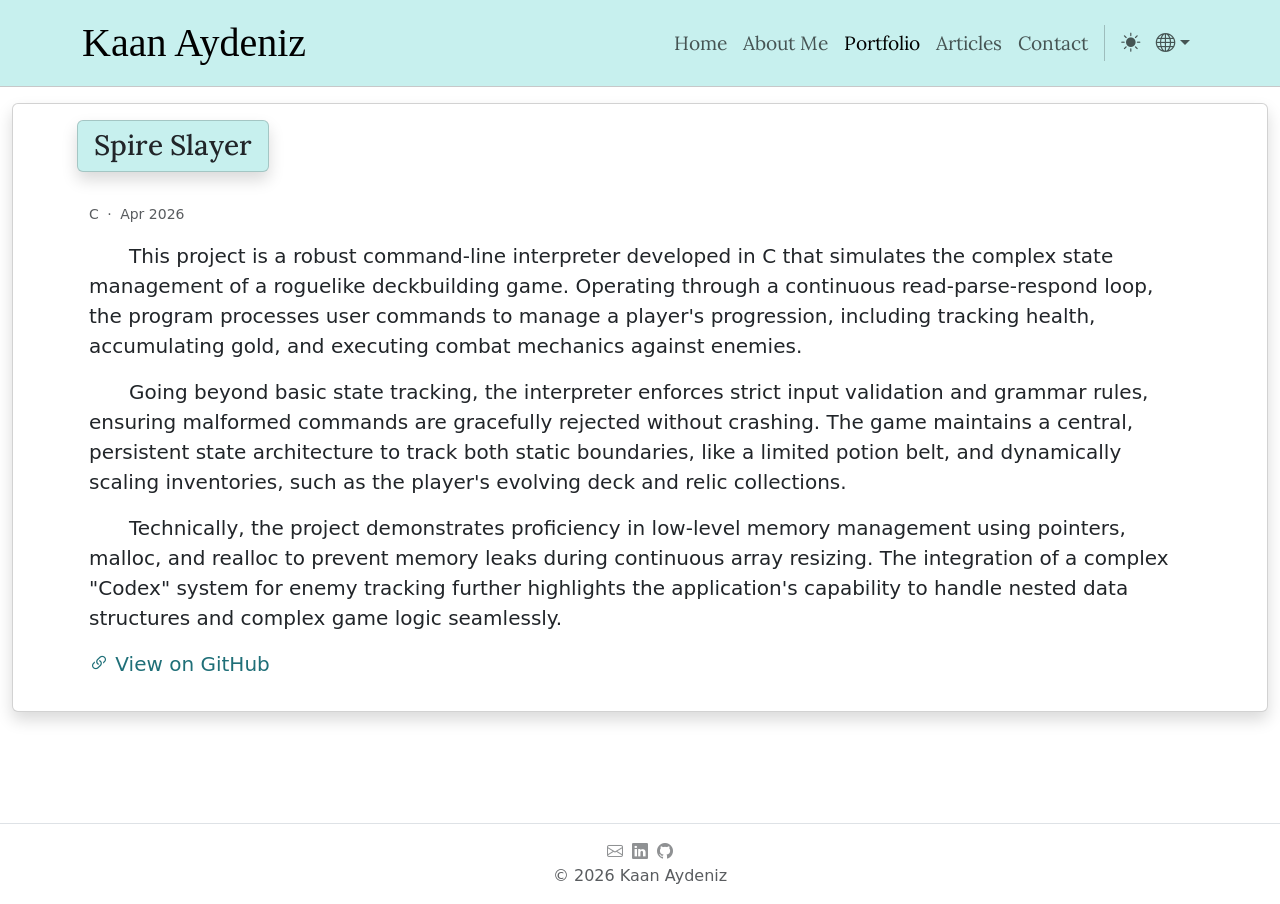
<file: projects/spireslayer/index.html>
<!doctype html>
<html lang="en">

<head>
    <title data-i18n="page.spireSlayerTitle"></title>
    <!-- Required meta tags -->
    <meta charset="utf-8" />
    <meta name="viewport" content="width=device-width, initial-scale=1, shrink-to-fit=no" />

    <!-- Bootstrap CSS v5.2.1 -->
    <link href="https://cdn.jsdelivr.net/npm/bootstrap@5.3.2/dist/css/bootstrap.min.css" rel="stylesheet"
        integrity="sha384-T3c6CoIi6uLrA9TneNEoa7RxnatzjcDSCmG1MXxSR1GAsXEV/Dwwykc2MPK8M2HN" crossorigin="anonymous" />
    <!-- Bootstrap Icons -->
    <link rel="stylesheet" href="https://cdn.jsdelivr.net/npm/bootstrap-icons@1.13.1/font/bootstrap-icons.min.css">
    <!-- CSS Main File -->
    <link rel="stylesheet" href="../../main.css">
    <!-- Font -->
    <link
        href="https://fonts.googleapis.com/css2?family=Lora:wght@400;600;700&family=Nunito+Sans:wght@300;400;600&display=swap"
        rel="stylesheet">
    <link href="https://db.onlinewebfonts.com/c/70927e11d1779ee1fa9a6b97278c01c1?family=Brush+Script+MT"
        rel="stylesheet">
    <script>
        const savedTheme = localStorage.getItem("theme") || "light";
        document.documentElement.setAttribute('data-bs-theme', savedTheme);
    </script>
</head>

<body>
    <header>
        <!-- Navbar -->
        <nav class="navbar navbar-expand-lg navbar-light tiffany-light-bg title-font">
            <div class="container">
                <a class="navbar-brand fs-1" style="font-family: 'Brush Script MT', cursive;"
                    href="../../index.html#home">Kaan
                    Aydeniz</a>
                <button class="navbar-toggler d-lg-none" type="button" data-bs-toggle="collapse"
                    data-bs-target="#collapsibleNavId" aria-controls="collapsibleNavId" aria-expanded="false"
                    aria-label="Toggle navigation">
                    <span class="navbar-toggler-icon"></span>
                </button>
                <div class="collapse navbar-collapse" id="collapsibleNavId">
                    <ul class="navbar-nav ms-auto mt-2 mt-lg-0">
                        <li class="nav-item">
                            <a class="nav-link" href="../../index.html#home" data-i18n="nav.home">
                            </a>
                        </li>
                        <li class="nav-item">
                            <a class="nav-link" href="../../index.html#about" data-i18n="nav.about"></a>
                        </li>
                        <li class="nav-item">
                            <a class="nav-link active" href="../../index.html#portfolio" data-i18n="nav.portfolio"></a>
                        </li>
                        <li class="nav-item">
                            <a class="nav-link" href="../../index.html#articles" data-i18n="nav.articles"></a>
                        </li>
                        <li class="nav-item">
                            <a class="nav-link" href="../../index.html#contact" data-i18n="nav.contact"></a>
                        </li>
                        <li class="nav-item py-2 py-lg-1 col-lg-auto">
                            <div class="vr d-none d-lg-flex h-100 mx-2"></div>
                            <hr class="d-lg-none my-2">
                        </li>
                        <li class="nav-item my-auto">
                            <a class="nav-link" role="button" id="darkModeBtn"><i class="bi bi-moon-fill"></i></a>
                        </li>
                        <li class="nav-item dropdown my-auto">
                            <a class="nav-link dropdown-toggle" role="button" id="dropdownId" data-bs-toggle="dropdown"
                                aria-haspopup="true" aria-expanded="false"><i class="bi bi-globe"></i></a>
                            <div class="dropdown-menu dropdown-menu-end" aria-labelledby="dropdownId">
                                <button class="dropdown-item" data-lang="en">English</button>
                                <button class="dropdown-item" data-lang="tr">Türkçe</button>
                            </div>
                        </li>
                    </ul>
                </div>
            </div>
        </nav>
        <hr class="m-0 p-0">

    </header>
    <main>
        <div class="container-fluid">
            <div class="card shadow mt-3">
                <div class="card-body">
                    <div class="text-start ms-5">
                        <h3 class="d-inline-block card shadow tiffany-light-bg px-3 py-2 title-font"
                            data-i18n="portfolio.projects.spireSlayer.title">
                        </h3>
                    </div>
                    <div class="row mt-4 mx-5 align-items-start">
                        <p class="small text-muted mb-2">
                            <span class="tool">C</span>
                            <span class="mx-1">·</span>
                            <span class="date" data-date="2026-04"></span>
                        </p>
                        <div class="col-12">
                            <div class="fs-5 mt-2" data-i18n-paragraphs="portfolio.projects.spireSlayer.paragraphs">
                            </div>
                            </p>
                            <p class="fs-5 mt-2"><a class="no-underline tiffany-color"
                                    href="https://github.com/KaanAydeniz-BartuBaturSevindik/spireslayer"><i
                                        class="bi bi-link-45deg"></i>
                                    <span class="underline-on-hover" data-i18n="portfolio.viewonGithub"></span></a>
                            </p>
                        </div>
                    </div>
                </div>
            </div>
    </main>
    <footer class="border-top mt-3 pt-3">
        <div class="container text-center">
            <div>
                <a href="mailto:kaan_aydeniz@hotmail.com" class="social-icon color-inherit no-underline"><i
                        class="bi bi-envelope"></i></a>
                <a href="https://www.linkedin.com/in/kaanaydnz/" target="_blank"
                    class="social-icon color-inherit no-underline mx-1"><i class="bi bi-linkedin"></i></a>
                <a href="https://github.com/kaanaydnz" target="_blank" class="social-icon color-inherit no-underline"><i
                        class="bi bi-github"></i></a>
            </div>
            <p class="text-muted">© 2026 Kaan Aydeniz</p>
        </div>
    </footer>
    <!-- Bootstrap JavaScript Libraries -->
    <script src="https://cdn.jsdelivr.net/npm/@popperjs/core@2.11.8/dist/umd/popper.min.js"
        integrity="sha384-I7E8VVD/ismYTF4hNIPjVp/Zjvgyol6VFvRkX/vR+Vc4jQkC+hVqc2pM8ODewa9r"
        crossorigin="anonymous"></script>

    <script src="https://cdn.jsdelivr.net/npm/bootstrap@5.3.2/dist/js/bootstrap.min.js"
        integrity="sha384-BBtl+eGJRgqQAUMxJ7pMwbEyER4l1g+O15P+16Ep7Q9Q+zqX6gSbd85u4mG4QzX+"
        crossorigin="anonymous"></script>
</body>
<script src="../../script.js"></script>

</html>
</file>
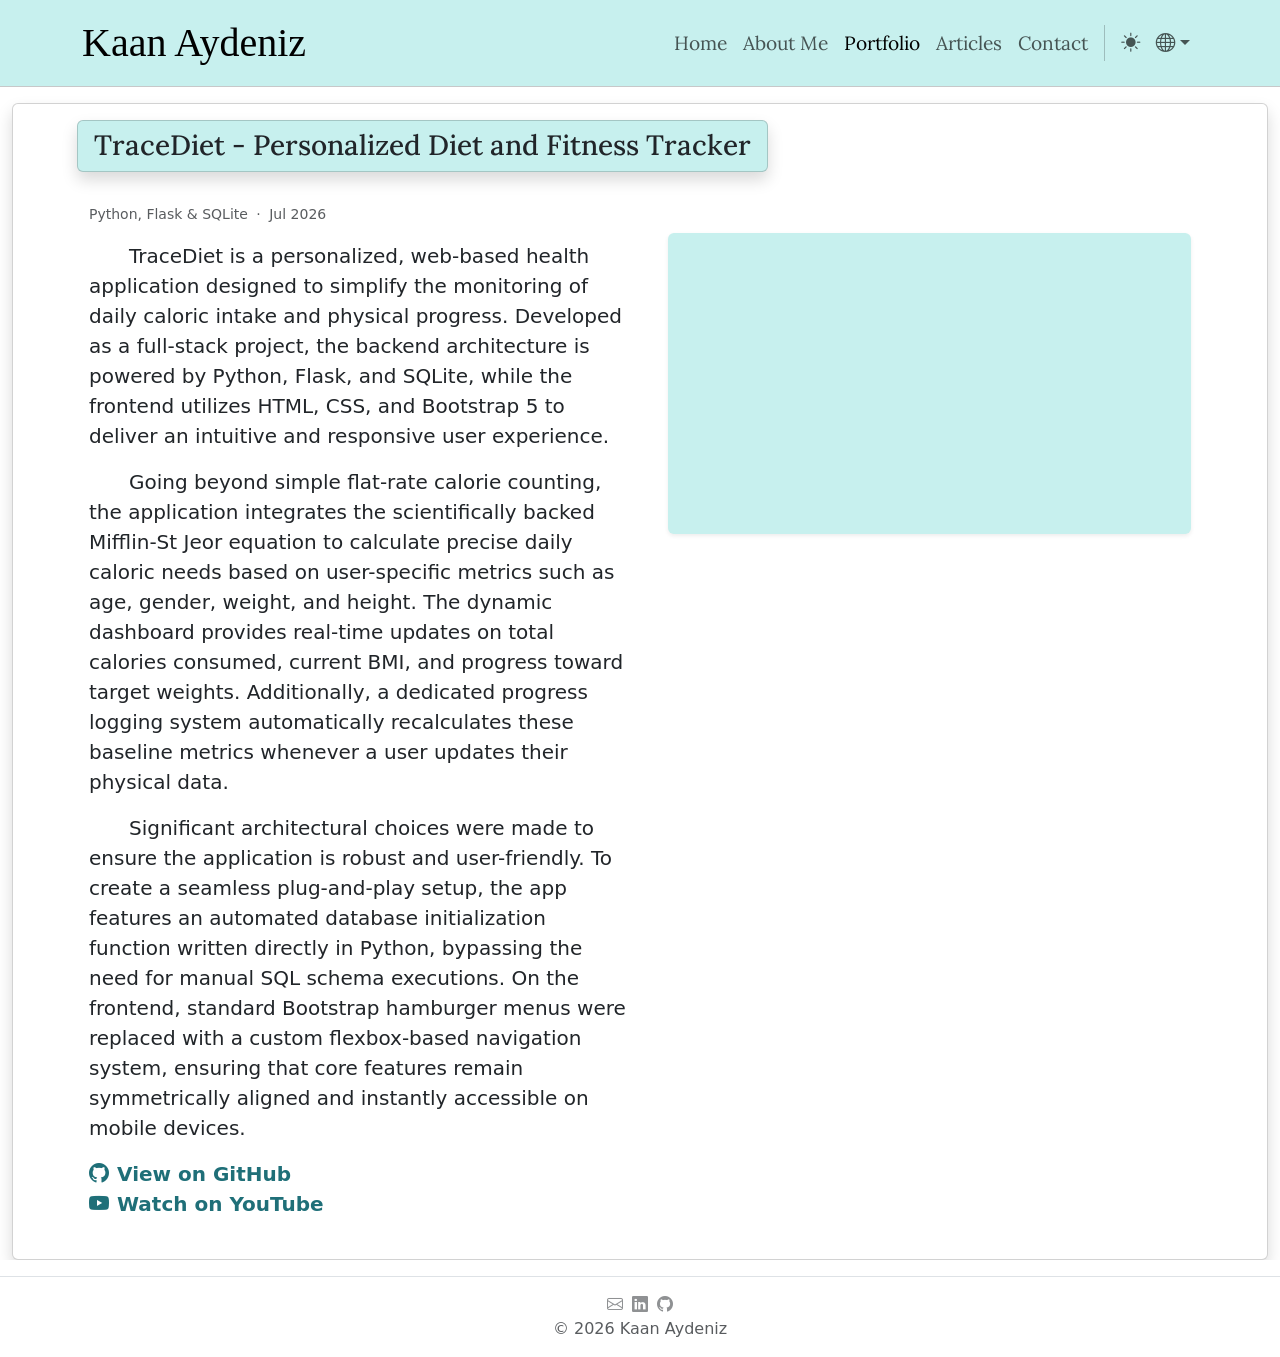
<file: projects/tracediet/index.html>
<!doctype html>
<html lang="en">

<head>
    <title data-i18n="page.traceDietTitle"></title>
    <!-- Required meta tags -->
    <meta charset="utf-8" />
    <meta name="viewport" content="width=device-width, initial-scale=1, shrink-to-fit=no" />

    <!-- Bootstrap CSS v5.2.1 -->
    <link href="https://cdn.jsdelivr.net/npm/bootstrap@5.3.2/dist/css/bootstrap.min.css" rel="stylesheet"
        integrity="sha384-T3c6CoIi6uLrA9TneNEoa7RxnatzjcDSCmG1MXxSR1GAsXEV/Dwwykc2MPK8M2HN" crossorigin="anonymous" />
    <!-- Bootstrap Icons -->
    <link rel="stylesheet" href="https://cdn.jsdelivr.net/npm/bootstrap-icons@1.13.1/font/bootstrap-icons.min.css">
    <!-- CSS Main File -->
    <link rel="stylesheet" href="../../main.css">
    <!-- Font -->
    <link
        href="https://fonts.googleapis.com/css2?family=Lora:wght@400;600;700&family=Nunito+Sans:wght@300;400;600&display=swap"
        rel="stylesheet">
    <link href="https://db.onlinewebfonts.com/c/70927e11d1779ee1fa9a6b97278c01c1?family=Brush+Script+MT"
        rel="stylesheet">
    <script>
        const savedTheme = localStorage.getItem("theme") || "light";
        document.documentElement.setAttribute('data-bs-theme', savedTheme);
    </script>
</head>

<body>
    <header>
        <!-- Navbar -->
        <nav class="navbar navbar-expand-lg navbar-light tiffany-light-bg title-font">
            <div class="container">
                <a class="navbar-brand fs-1" style="font-family: 'Brush Script MT', cursive;"
                    href="../../index.html#home">Kaan
                    Aydeniz</a>
                <button class="navbar-toggler d-lg-none" type="button" data-bs-toggle="collapse"
                    data-bs-target="#collapsibleNavId" aria-controls="collapsibleNavId" aria-expanded="false"
                    aria-label="Toggle navigation">
                    <span class="navbar-toggler-icon"></span>
                </button>
                <div class="collapse navbar-collapse" id="collapsibleNavId">
                    <ul class="navbar-nav ms-auto mt-2 mt-lg-0">
                        <li class="nav-item">
                            <a class="nav-link" href="../../index.html#home" data-i18n="nav.home">
                            </a>
                        </li>
                        <li class="nav-item">
                            <a class="nav-link" href="../../index.html#about" data-i18n="nav.about"></a>
                        </li>
                        <li class="nav-item">
                            <a class="nav-link active" href="../../index.html#portfolio" data-i18n="nav.portfolio"></a>
                        </li>
                        <li class="nav-item">
                            <a class="nav-link" href="../../index.html#articles" data-i18n="nav.articles"></a>
                        </li>
                        <li class="nav-item">
                            <a class="nav-link" href="../../index.html#contact" data-i18n="nav.contact"></a>
                        </li>
                        <li class="nav-item py-2 py-lg-1 col-lg-auto">
                            <div class="vr d-none d-lg-flex h-100 mx-2"></div>
                            <hr class="d-lg-none my-2">
                        </li>
                        <li class="nav-item my-auto">
                            <a class="nav-link" role="button" id="darkModeBtn"><i class="bi bi-moon-fill"></i></a>
                        </li>
                        <li class="nav-item dropdown my-auto">
                            <a class="nav-link dropdown-toggle" role="button" id="dropdownId" data-bs-toggle="dropdown"
                                aria-haspopup="true" aria-expanded="false"><i class="bi bi-globe"></i></a>
                            <div class="dropdown-menu dropdown-menu-end" aria-labelledby="dropdownId">
                                <button class="dropdown-item" data-lang="en">English</button>
                                <button class="dropdown-item" data-lang="tr">Türkçe</button>
                            </div>
                        </li>
                    </ul>
                </div>
            </div>
        </nav>
        <hr class="m-0 p-0">

    </header>
    <main>
        <div class="container-fluid">
            <div class="card shadow mt-3">
                <div class="card-body">
                    <div class="text-start ms-2 ms-md-5">
                        <h3 class="d-inline-block card shadow tiffany-light-bg px-3 py-2 title-font"
                            data-i18n="portfolio.projects.traceDiet.title">
                        </h3>
                    </div>
                    <div class="row my-4 mx-2 mx-md-5 align-items-start">
                        <p class="small text-muted mb-2">
                            <span class="tool">Python, Flask & SQLite</span>
                            <span class="mx-1">·</span>
                            <span class="date" data-date="2026-07"></span>
                        </p>
                        <div class="col-12 col-lg-6">
                            <div class="fs-5 mt-2" data-i18n-paragraphs="portfolio.projects.traceDiet.paragraphs">
                            </div>
                            <a href="https://github.com/kaanaydnz/tracediet" target="_blank"
                                class="fs-5 mt-2 text-decoration-none fw-bold tiffany-color">
                                <i class="bi bi-github me-2"></i><span class="underline-on-hover"
                                    data-i18n="portfolio.viewonGithub"></span>
                            </a>
                            <br>
                            <a href="https://youtu.be/F0tP1b5oVR0?si=Ade_7GRgHkVLFX35&t=16" target="_blank"
                                class="fs-5 mt-2 text-decoration-none fw-bold tiffany-color">
                                <i class="bi bi-youtube me-2"></i><span class="underline-on-hover"
                                    data-i18n="portfolio.watchOnYoutube"></span>
                            </a>
                        </div>
                        <div
                            class="col-12 col-lg-6 mt-3 mt-lg-0 d-flex justify-content-center justify-content-xl-start">
                            <div class="portfolio-embed rounded shadow-sm tiffany-light-bg p-2 w-100">
                                <div class="ratio ratio-16x9">
                                    <iframe width="560" height="315"
                                        src="https://www.youtube.com/embed/F0tP1b5oVR0?si=qZs_RkxrIrOqNfg_&amp;start=16"
                                        title="YouTube video player" frameborder="0"
                                        allow="accelerometer; autoplay; clipboard-write; encrypted-media; gyroscope; picture-in-picture; web-share"
                                        referrerpolicy="strict-origin-when-cross-origin" allowfullscreen></iframe>
                                </div>
                            </div>
                        </div>
                    </div>
                </div>
            </div>
    </main>
    <footer class="border-top mt-3 pt-3">
        <div class="container text-center">
            <div>
                <a href="mailto:kaan_aydeniz@hotmail.com" class="social-icon color-inherit no-underline"><i
                        class="bi bi-envelope"></i></a>
                <a href="https://www.linkedin.com/in/kaanaydnz/" target="_blank"
                    class="social-icon color-inherit no-underline mx-1"><i class="bi bi-linkedin"></i></a>
                <a href="https://github.com/kaanaydnz" target="_blank" class="social-icon color-inherit no-underline"><i
                        class="bi bi-github"></i></a>
            </div>
            <p class="text-muted">© 2026 Kaan Aydeniz</p>
        </div>
    </footer>
    <!-- Bootstrap JavaScript Libraries -->
    <script src="https://cdn.jsdelivr.net/npm/@popperjs/core@2.11.8/dist/umd/popper.min.js"
        integrity="sha384-I7E8VVD/ismYTF4hNIPjVp/Zjvgyol6VFvRkX/vR+Vc4jQkC+hVqc2pM8ODewa9r"
        crossorigin="anonymous"></script>

    <script src="https://cdn.jsdelivr.net/npm/bootstrap@5.3.2/dist/js/bootstrap.min.js"
        integrity="sha384-BBtl+eGJRgqQAUMxJ7pMwbEyER4l1g+O15P+16Ep7Q9Q+zqX6gSbd85u4mG4QzX+"
        crossorigin="anonymous"></script>
</body>
<script src="../../script.js"></script>

</html>
</file>
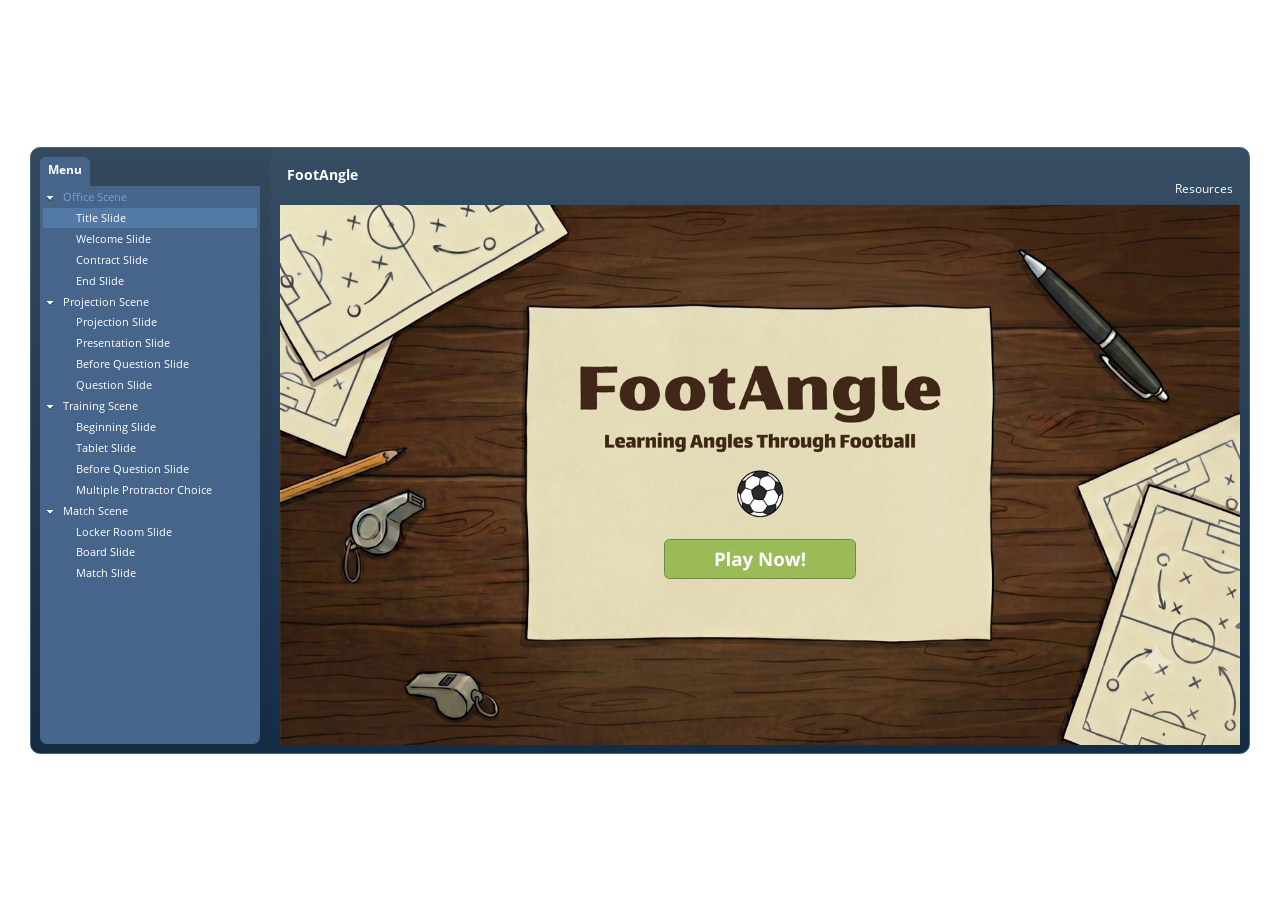
<file: projects/footangle/FootAngle - Storyline output/story.html>
<!doctype html>
<html lang="en-US">
<head>
  <meta charset="utf-8">
  <!-- Created using Storyline 3 - http://www.articulate.com  -->
  <!-- version: 3.13.26122.0 -->
  <title>FootAngle</title>
  <meta http-equiv="x-ua-compatible" content="IE=edge"/>
  <meta name="viewport" content="width=device-width,initial-scale=1,user-scalable=no,shrink-to-fit=no,minimal-ui"/>
  <meta name="apple-mobile-web-app-capable" content="yes"/>
  <style>
    html, body { height: 100%; padding: 0; margin: 0 }
    #app { height: 100%; width: 100%; }
  </style>
  
  <script>window.THREE = { };</script>
</head>
<body style="background: #FFFFFF" class="cs-HTML theme-classic">
  <!-- 360 -->
  <script>!function(e){var i=/iPhone/i,o=/iPod/i,n=/iPad/i,t=/(?=.*\bAndroid\b)(?=.*\bMobile\b)/i,d=/Android/i,s=/(?=.*\bAndroid\b)(?=.*\bSD4930UR\b)/i,b=/(?=.*\bAndroid\b)(?=.*\b(?:KFOT|KFTT|KFJWI|KFJWA|KFSOWI|KFTHWI|KFTHWA|KFAPWI|KFAPWA|KFARWI|KFASWI|KFSAWI|KFSAWA)\b)/i,r=/IEMobile/i,h=/(?=.*\bWindows\b)(?=.*\bARM\b)/i,a=/BlackBerry/i,l=/BB10/i,p=/Opera Mini/i,f=/(CriOS|Chrome)(?=.*\bMobile\b)/i,u=/(?=.*\bFirefox\b)(?=.*\bMobile\b)/i,c=new RegExp("(?:Nexus 7|BNTV250|Kindle Fire|Silk|GT-P1000)","i"),w=function(e,i){return e.test(i)},A=function(e){var A=e||navigator.userAgent,v=A.split("[FBAN");if(void 0!==v[1]&&(A=v[0]),this.apple={phone:w(i,A),ipod:w(o,A),tablet:!w(i,A)&&w(n,A),device:w(i,A)||w(o,A)||w(n,A)},this.amazon={phone:w(s,A),tablet:!w(s,A)&&w(b,A),device:w(s,A)||w(b,A)},this.android={phone:w(s,A)||w(t,A),tablet:!w(s,A)&&!w(t,A)&&(w(b,A)||w(d,A)),device:w(s,A)||w(b,A)||w(t,A)||w(d,A)},this.windows={phone:w(r,A),tablet:w(h,A),device:w(r,A)||w(h,A)},this.other={blackberry:w(a,A),blackberry10:w(l,A),opera:w(p,A),firefox:w(u,A),chrome:w(f,A),device:w(a,A)||w(l,A)||w(p,A)||w(u,A)||w(f,A)},this.seven_inch=w(c,A),this.any=this.apple.device||this.android.device||this.windows.device||this.other.device||this.seven_inch,this.phone=this.apple.phone||this.android.phone||this.windows.phone,this.tablet=this.apple.tablet||this.android.tablet||this.windows.tablet,"undefined"==typeof window)return this},v=function(){var e=new A;return e.Class=A,e};"undefined"!=typeof module&&module.exports&&"undefined"==typeof window?module.exports=A:"undefined"!=typeof module&&module.exports&&"undefined"!=typeof window?module.exports=v():"function"==typeof define&&define.amd?define("isMobile",[],e.isMobile=v()):e.isMobile=v()}(this);
    window.isMobile.apple.tablet = window.isMobile.apple.tablet ||
      (navigator.platform === 'MacIntel' && navigator.maxTouchPoints > 1);
    window.isMobile.apple.device = window.isMobile.apple.device || window.isMobile.apple.tablet;
    window.isMobile.tablet = window.isMobile.tablet || window.isMobile.apple.tablet;
    window.isMobile.any = window.isMobile.any || window.isMobile.apple.tablet;
  </script>

  <div id="focus-sink" tabindex="-1"></div>

  <div id="preso"></div>
  <script>
    window.DS = {};
    window.globals = {
      DATA_PATH_BASE: '',
      HAS_FRAME: true,
      HAS_SLIDE: true,

      lmsPresent: false,
      tinCanPresent: false,
      cmi5Present: false,
      aoSupport: false,
      scale: 'noscale',
      captureRc: false,
      browserSize: 'optimal',
      bgColor: '#FFFFFF',
      features: '',
      themeName: 'classic',
      preloaderColor: '#FFFFFF',
      suppressAnalytics: false,
      productChannel: 'perpetual',
      publishSource: 'storyline',
      aid: '',
      cid: 'cbd81189-c2fb-4b39-a46a-7fb7e52bf5b8',
      playerVersion: '3.13.26122.0',
      maxIosVideoElements: 10,

      
      parseParams: function(qs) {
        if (window.globals.parsedParams != null) {
          return window.globals.parsedParams;
        }
        qs = (qs || window.location.search.substr(1)).split('+').join(' ');
        var params = {},
            tokens,
            re = /[?&]?([^=]+)=([^&]*)/g;

        while (tokens = re.exec(qs)) {
          params[decodeURIComponent(tokens[1]).trim()] =
            decodeURIComponent(tokens[2]).trim();
        }
        window.globals.parsedParams = params;
        return params;
      }

    };

    (function() {

      var classTypes = [ 'desktop', 'mobile', 'phone', 'tablet' ];

      var addDeviceClasses = function(prefix, testObj) {
        var curr, i;
        for (i = 0; i < classTypes.length; i++) {
          curr = classTypes[i];
          if (testObj[curr]) {
            document.body.classList.add(prefix + curr);
          }
        }
      };

      var params = window.globals.parseParams(),
          isDevicePreview = params.devicepreview === '1',
          isPhoneOverride = params.deviceType === 'phone' || (isDevicePreview && params.phone == '1'),
          isTabletOverride = (params.deviceType === 'tablet' || isDevicePreview) && !isPhoneOverride,
          isMobileOverride = isPhoneOverride || isTabletOverride;

      var deviceView = {
        desktop: !window.isMobile.any && !isMobileOverride,
        mobile: window.isMobile.any || isMobileOverride,
        phone: isPhoneOverride || (window.isMobile.phone && !isTabletOverride),
        tablet: isTabletOverride || window.isMobile.tablet
      };

      window.globals.deviceView = deviceView;
      window.isMobile.desktop = !window.isMobile.any;
      window.isMobile.mobile = window.isMobile.any;

      addDeviceClasses('view-', deviceView);

    })();
  </script>
  
  <script src='story_content/user.js' type=text/javascript></script>
  <div class="slide-loader"></div>

  <script>
    if (window.globals.deviceView.isMobile) { var doc = document, loader = doc.body.querySelector('.slide-loader'); [ 1, 2, 3 ].forEach(function(n) { var d = doc.createElement('div'); d.style.backgroundColor = window.globals.preloaderColor; d.classList.add('mobile-loader-dot'); d.classList.add('dot' + n); loader.appendChild(d); }); }
  </script>

  <div class="mobile-load-title-overlay" style="display: none">
    <div class="mobile-load-title">FootAngle</div>
  </div>

  <div class="mobile-chrome-warning"></div>

  <script>
    
    if (window.autoSpider && window.vInterfaceObject) {
      document.querySelector('.mobile-load-title-overlay').style.display = 'none';
    }
  </script>

  

  <link rel="stylesheet" href="html5/data/css/output.min.css" data-noprefix/>
</body>
<script src="html5/lib/scripts/bootstrapper.min.js"></script>
</html>
</file>
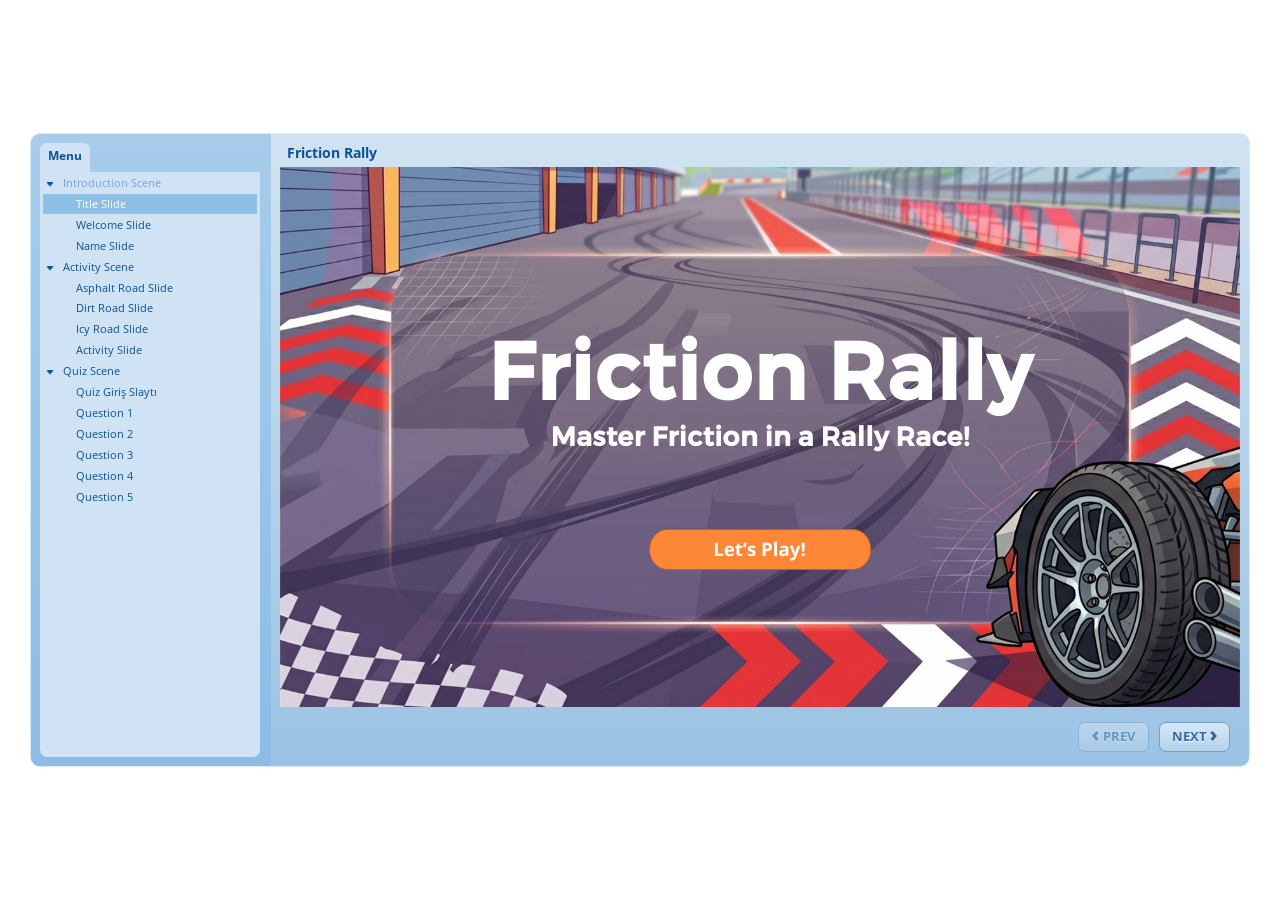
<file: projects/frictionrally/Friction Rally - Storyline output/story.html>
<!doctype html>
<html lang="en-US">
<head>
  <meta charset="utf-8">
  <!-- Created using Storyline 3 - http://www.articulate.com  -->
  <!-- version: 3.13.26122.0 -->
  <title>Friction Rally</title>
  <meta http-equiv="x-ua-compatible" content="IE=edge"/>
  <meta name="viewport" content="width=device-width,initial-scale=1,user-scalable=no,shrink-to-fit=no,minimal-ui"/>
  <meta name="apple-mobile-web-app-capable" content="yes"/>
  <style>
    html, body { height: 100%; padding: 0; margin: 0 }
    #app { height: 100%; width: 100%; }
  </style>
  
  <script>window.THREE = { };</script>
</head>
<body style="background: #FFFFFF" class="cs-HTML theme-classic">
  <!-- 360 -->
  <script>!function(e){var i=/iPhone/i,o=/iPod/i,n=/iPad/i,t=/(?=.*\bAndroid\b)(?=.*\bMobile\b)/i,d=/Android/i,s=/(?=.*\bAndroid\b)(?=.*\bSD4930UR\b)/i,b=/(?=.*\bAndroid\b)(?=.*\b(?:KFOT|KFTT|KFJWI|KFJWA|KFSOWI|KFTHWI|KFTHWA|KFAPWI|KFAPWA|KFARWI|KFASWI|KFSAWI|KFSAWA)\b)/i,r=/IEMobile/i,h=/(?=.*\bWindows\b)(?=.*\bARM\b)/i,a=/BlackBerry/i,l=/BB10/i,p=/Opera Mini/i,f=/(CriOS|Chrome)(?=.*\bMobile\b)/i,u=/(?=.*\bFirefox\b)(?=.*\bMobile\b)/i,c=new RegExp("(?:Nexus 7|BNTV250|Kindle Fire|Silk|GT-P1000)","i"),w=function(e,i){return e.test(i)},A=function(e){var A=e||navigator.userAgent,v=A.split("[FBAN");if(void 0!==v[1]&&(A=v[0]),this.apple={phone:w(i,A),ipod:w(o,A),tablet:!w(i,A)&&w(n,A),device:w(i,A)||w(o,A)||w(n,A)},this.amazon={phone:w(s,A),tablet:!w(s,A)&&w(b,A),device:w(s,A)||w(b,A)},this.android={phone:w(s,A)||w(t,A),tablet:!w(s,A)&&!w(t,A)&&(w(b,A)||w(d,A)),device:w(s,A)||w(b,A)||w(t,A)||w(d,A)},this.windows={phone:w(r,A),tablet:w(h,A),device:w(r,A)||w(h,A)},this.other={blackberry:w(a,A),blackberry10:w(l,A),opera:w(p,A),firefox:w(u,A),chrome:w(f,A),device:w(a,A)||w(l,A)||w(p,A)||w(u,A)||w(f,A)},this.seven_inch=w(c,A),this.any=this.apple.device||this.android.device||this.windows.device||this.other.device||this.seven_inch,this.phone=this.apple.phone||this.android.phone||this.windows.phone,this.tablet=this.apple.tablet||this.android.tablet||this.windows.tablet,"undefined"==typeof window)return this},v=function(){var e=new A;return e.Class=A,e};"undefined"!=typeof module&&module.exports&&"undefined"==typeof window?module.exports=A:"undefined"!=typeof module&&module.exports&&"undefined"!=typeof window?module.exports=v():"function"==typeof define&&define.amd?define("isMobile",[],e.isMobile=v()):e.isMobile=v()}(this);
    window.isMobile.apple.tablet = window.isMobile.apple.tablet ||
      (navigator.platform === 'MacIntel' && navigator.maxTouchPoints > 1);
    window.isMobile.apple.device = window.isMobile.apple.device || window.isMobile.apple.tablet;
    window.isMobile.tablet = window.isMobile.tablet || window.isMobile.apple.tablet;
    window.isMobile.any = window.isMobile.any || window.isMobile.apple.tablet;
  </script>

  <div id="focus-sink" tabindex="-1"></div>

  <div id="preso"></div>
  <script>
    window.DS = {};
    window.globals = {
      DATA_PATH_BASE: '',
      HAS_FRAME: true,
      HAS_SLIDE: true,

      lmsPresent: false,
      tinCanPresent: false,
      cmi5Present: false,
      aoSupport: false,
      scale: 'noscale',
      captureRc: false,
      browserSize: 'optimal',
      bgColor: '#FFFFFF',
      features: '',
      themeName: 'classic',
      preloaderColor: '#FFFFFF',
      suppressAnalytics: false,
      productChannel: 'perpetual',
      publishSource: 'storyline',
      aid: '',
      cid: '224cdd00-f0bf-45b1-aa4d-ecc26c5d65a0',
      playerVersion: '3.13.26122.0',
      maxIosVideoElements: 10,

      
      parseParams: function(qs) {
        if (window.globals.parsedParams != null) {
          return window.globals.parsedParams;
        }
        qs = (qs || window.location.search.substr(1)).split('+').join(' ');
        var params = {},
            tokens,
            re = /[?&]?([^=]+)=([^&]*)/g;

        while (tokens = re.exec(qs)) {
          params[decodeURIComponent(tokens[1]).trim()] =
            decodeURIComponent(tokens[2]).trim();
        }
        window.globals.parsedParams = params;
        return params;
      }

    };

    (function() {

      var classTypes = [ 'desktop', 'mobile', 'phone', 'tablet' ];

      var addDeviceClasses = function(prefix, testObj) {
        var curr, i;
        for (i = 0; i < classTypes.length; i++) {
          curr = classTypes[i];
          if (testObj[curr]) {
            document.body.classList.add(prefix + curr);
          }
        }
      };

      var params = window.globals.parseParams(),
          isDevicePreview = params.devicepreview === '1',
          isPhoneOverride = params.deviceType === 'phone' || (isDevicePreview && params.phone == '1'),
          isTabletOverride = (params.deviceType === 'tablet' || isDevicePreview) && !isPhoneOverride,
          isMobileOverride = isPhoneOverride || isTabletOverride;

      var deviceView = {
        desktop: !window.isMobile.any && !isMobileOverride,
        mobile: window.isMobile.any || isMobileOverride,
        phone: isPhoneOverride || (window.isMobile.phone && !isTabletOverride),
        tablet: isTabletOverride || window.isMobile.tablet
      };

      window.globals.deviceView = deviceView;
      window.isMobile.desktop = !window.isMobile.any;
      window.isMobile.mobile = window.isMobile.any;

      addDeviceClasses('view-', deviceView);

    })();
  </script>
  
  <script src='story_content/user.js' type=text/javascript></script>
  <div class="slide-loader"></div>

  <script>
    if (window.globals.deviceView.isMobile) { var doc = document, loader = doc.body.querySelector('.slide-loader'); [ 1, 2, 3 ].forEach(function(n) { var d = doc.createElement('div'); d.style.backgroundColor = window.globals.preloaderColor; d.classList.add('mobile-loader-dot'); d.classList.add('dot' + n); loader.appendChild(d); }); }
  </script>

  <div class="mobile-load-title-overlay" style="display: none">
    <div class="mobile-load-title">Friction Rally</div>
  </div>

  <div class="mobile-chrome-warning"></div>

  <script>
    
    if (window.autoSpider && window.vInterfaceObject) {
      document.querySelector('.mobile-load-title-overlay').style.display = 'none';
    }
  </script>

  

  <link rel="stylesheet" href="html5/data/css/output.min.css" data-noprefix/>
</body>
<script src="html5/lib/scripts/bootstrapper.min.js"></script>
</html>
</file>
<file: main.css>
body,
.navbar,
.card,
.dropdown-menu,
.btn,
footer,
.tiffany-light-bg,
.tiffany-dark-bg {
  transition: background-color 0.3s ease, border-color 0.3s ease;
}

h1,
h2,
h3,
h4,
h5,
h6,
p,
span,
a,
li,
svg,
.tiffany-color,
.nav-link,
.navbar-brand {
  transition: color 0.3s ease, fill 0.3s ease;
}

.btn:hover,
a:hover {
  transition: color 0.1s ease, background-color 0.1s ease;
}

.color-inherit {
  color: inherit;
}

.text-indent {
  text-indent: 2em;
}

:root {
  --tiff-bg: #C7F0EE;
  --tiff-text: #1F6F78;
}

[data-bs-theme="dark"] {
  --tiff-bg: #008A95;
  --tiff-text: #9FE5E0;
}

.tiffany-light-bg,
.tiffany-dark-bg {
  background-color: var(--tiff-bg) !important;
  transition: background-color 0.3s ease;
}

.tiffany-color {
  color: var(--tiff-text) !important;
  transition: color 0.3s ease;
}

.nav-item {
  font-size: 1.2em;
}

.title-font {
  font-family: 'Lora', serif;
}

.content-font {
  font-family: 'Nunito Sans', sans-serif;
}

.no-underline {
  text-decoration: none;
}

.underline-on-hover:hover {
  text-decoration: underline;
}

.social-icon {
  opacity: 0.5;
  transition: 0.3s;
}

.social-icon:hover {
  opacity: 1;
  transform: translateY(-3px);
}

.portfolio-img {
  aspect-ratio: 16 / 9;
  object-fit: cover;
}

.portfolio-img-contain {
  aspect-ratio: 16 / 9;
  object-fit: contain;
}

.portfolio-embed {
  max-width: 600px;
}

@media (min-width: 1200px) {
  .portfolio-embed {
    max-width: 700px;
    margin-left: 1rem;
  }
}

.sort-btn i {
  transition: transform 0.2s ease;
}

.sort-btn:hover i {
  transform: translateY(2px);
}

.content-fade {
  opacity: 0;
  transition: opacity 0.25s ease;
}

main {
  position: relative;
  overflow-x: hidden;
  min-height: 80vh;
}

main section {
  display: none;
  width: 100%;
  position: absolute;
  top: 0;
  left: 0;
  opacity: 0;
  background-color: var(--bs-body-bg);
  transition: background-color 0.3s ease;
}

main section.active {
  display: block;
  position: relative;
  opacity: 1;
}

main section.animating {
  display: block;
  position: absolute;
  top: 0;
  left: 0;
  width: 100%;
  z-index: 10;
}

@keyframes fadeIn {
  from {
    opacity: 0;
  }

  to {
    opacity: 1;
  }
}

@keyframes slideOutLeft {
  from {
    transform: translateX(0);
    opacity: 1;
  }

  to {
    transform: translateX(-50%);
    opacity: 0;
  }
}

@keyframes slideInRight {
  from {
    transform: translateX(100%);
    opacity: 0;
  }

  to {
    transform: translateX(0);
    opacity: 1;
  }
}

@keyframes slideOutRight {
  from {
    transform: translateX(0);
    opacity: 1;
  }

  to {
    transform: translateX(50%);
    opacity: 0;
  }
}

@keyframes slideInLeft {
  from {
    transform: translateX(-100%);
    opacity: 0;
  }

  to {
    transform: translateX(0);
    opacity: 1;
  }
}

.animate-fade-in {
  animation: fadeIn 0.8s ease-out forwards;
}

.animate-slide-out-left {
  animation: slideOutLeft 0.5s ease-in-out forwards;
}

.animate-slide-in-right {
  animation: slideInRight 0.5s ease-in-out forwards;
}

.animate-slide-out-right {
  animation: slideOutRight 0.5s ease-in-out forwards;
}

.animate-slide-in-left {
  animation: slideInLeft 0.5s ease-in-out forwards;
}

main {
  transition: opacity 0.5s ease;
  opacity: 1;
}

body.fade-out main {
  opacity: 0;
}
</file>
<file: projects/footangle/FootAngle - Storyline output/html5/data/css/output.min.css>
@font-face {
  font-family: 'Open SansBold CharsBold5C13FE0C';
  src: url('[data-uri]');
  font-style: normal;
  font-weight: normal;
}
@font-face {
  font-family: 'Open Sans Charset1_ 5nh85682B52';
  src: url('[data-uri]');
  font-style: normal;
  font-weight: normal;
}
@font-face {
  font-family: 'Arial Charset1_ 5q3qxlQE969931F';
  src: url('[data-uri]');
  font-style: normal;
  font-weight: normal;
}
@font-face {
  font-family: 'Open SansItalic CItalicE27DA231';
  src: url('[data-uri]');
  font-style: normal;
  font-weight: normal;
}
@font-face {
  font-family: 'Open Sans Charset0_v9TY33EDE6F2';
  src: url('[data-uri]');
  font-style: normal;
  font-weight: normal;
}
@font-face {
  font-family: 'Open SansBold CharsBoldE47A47C6';
  src: url('[data-uri]');
  font-style: normal;
  font-weight: normal;
}
@font-face {
  font-family: 'Brush Script MT Charset5DE9E680';
  src: url('[data-uri]');
  font-style: normal;
  font-weight: normal;
}
@font-face {
  font-family: 'Arial Charset0_v8wz5YMo9EE9FF07';
  src: url('[data-uri]');
  font-style: normal;
  font-weight: normal;
}
@font-face {
  font-family: 'Open SansItalic CItalicC6FA076B';
  src: url('[data-uri]');
  font-style: normal;
  font-weight: normal;
}
.cs-npnxnanbnsnfns00001100001 .cs-infopanel  {
  box-shadow: 0 1px 0 rgba(14, 42, 69, 1);
  background: rgba(255, 255, 255, 1);
}
.cs-npnxnanbnsnfns00001100001 .cs-infopanel .cs-link {
  color: rgba(124, 34, 128, 1);
}
.cs-npnxnanbnsnfns00001100001 .cs-infopanel .cs-link:hover {
  color: rgba(0, 0, 238, 1);
}
.cs-npnxnanbnsnfns00001100001 .cs-infopanel .cs-name {
  color: rgba(68, 68, 68, 1);
}
.cs-npnxnanbnsnfns00001100001 .cs-infopanel .cs-title {
  color: rgba(153, 153, 153, 1);
}
.cs-npnxnanbnsnfns00001100001 .cs-infopanelpopup  {
  box-shadow: 0 1px 0 rgba(14, 42, 69, 1);
  background: linear-gradient(180deg, rgba(55, 77, 100, 1) 0%, rgba(20, 45, 70, 1) 100%);
}
.cs-npnxnanbnsnfns00001100001 .cs-infopanelpopup .cs-link {
  color: rgba(255, 255, 255, 1);
}
.cs-npnxnanbnsnfns00001100001 .cs-infopanelpopup .cs-link:hover {
  color: rgba(106, 152, 198, 1);
}
.cs-npnxnanbnsnfns00001100001 .cs-infopanelpopup .cs-name {
  color: rgba(106, 152, 198, 1);
}
.cs-npnxnanbnsnfns00001100001 .cs-infopanelpopup .cs-bio {
  color: rgba(255, 255, 255, 1);
}
.cs-npnxnanbnsnfns00001100001 .cs-timer  {
  color: rgba(255, 255, 255, 1);
}
.cs-npnxnanbnsnfns00001100001 .cs-duration stop:first-child {
  stop-color: rgba(0, 215, 255, 1);
}
.cs-npnxnanbnsnfns00001100001 .cs-duration stop:last-child {
  stop-color: rgba(0, 171, 255, 1);
}
.cs-npnxnanbnsnfns00001100001 .cs-elapsed stop:first-child {
  stop-color: rgba(254, 227, 71, 1);
}
.cs-npnxnanbnsnfns00001100001 .cs-elapsed stop:last-child {
  stop-color: rgba(252, 204, 42, 1);
}
.cs-npnxnanbnsnfns00001100001 .cs-timer .cs-pie .cs-innerstroke {
  stroke: rgba(199, 199, 199, 1);
}
.cs-npnxnanbnsnfns00001100001 .cs-timer .cs-pie .cs-innerborder {
  stroke: rgba(255, 255, 255, 1);
}
.cs-npnxnanbnsnfns00001100001 .cs-window  {
  box-shadow: 0 8px 5px rgba(0, 0, 0, 0.2);
  border-color: rgba(55, 77, 100, 1);
  background: rgba(87, 118, 162, 1);
  color: rgba(255, 255, 255, 1);
}
.cs-npnxnanbnsnfns00001100001 .cs-window .cs-diva {
  border-color: rgba(73, 100, 132, 1);
}
.cs-npnxnanbnsnfns00001100001 .cs-window .cs-divb {
  border-color: rgba(31, 55, 82, 1);
}
.cs-npnxnanbnsnfns00001100001 .cs-editor .cs-editor-slide {
  color: rgba(255, 255, 255, 1);
}
.cs-npnxnanbnsnfns00001100001 .cs-editor .cs-editor-html {
  color: rgba(255, 255, 255, 1);
}
.cs-npnxnanbnsnfns00001100001 .cs-editor .cs-editor-button {
  text-shadow: 0 1px 0 rgba(14, 42, 69, 1);
  color: rgba(255, 255, 255, 1);
  border-color: rgba(14, 42, 70, 1);
  background: linear-gradient(180deg, rgba(67, 99, 136, 1) 0%, rgba(41, 66, 96, 1) 100%);
}
.cs-npnxnanbnsnfns00001100001 .cs-editor .cs-editor-button:hover {
  background: linear-gradient(180deg, rgba(74, 108, 152, 1) 0%, rgba(36, 60, 92, 1) 100%);
}
.cs-npnxnanbnsnfns00001100001 .cs-editor .cs-editor-button:active {
  background: linear-gradient(180deg, rgba(41, 66, 96, 1) 0%, rgba(66, 98, 136, 1) 100%);
}
.cs-npnxnanbnsnfns00001100001 .cs-listitem  {
  color: rgba(255, 255, 255, 1);
  border-color: rgba(47, 70, 92, 1);
}
.cs-npnxnanbnsnfns00001100001 .cs-listitem.cs-viewed {
  color: rgba(108, 165, 222, 1);
}
.cs-npnxnanbnsnfns00001100001 .cs-listitem.cs-selected {
  color: rgba(255, 255, 255, 1);
  background: rgba(83, 121, 165, 1);
}
.cs-npnxnanbnsnfns00001100001 .cs-listitem.cs-selected:hover {
  background: rgba(83, 121, 165, 1);
}
.cs-npnxnanbnsnfns00001100001 .cs-listitem.cs-selected.hover {
  background: rgba(83, 121, 165, 1);
}
.cs-npnxnanbnsnfns00001100001 .cs-listitem.cs-selected:focus {
  background: rgba(83, 121, 165, 1);
}
.cs-npnxnanbnsnfns00001100001 .cs-listitem .cs-icon-carrot {
  fill: rgba(255, 255, 255, 1);
}
.cs-npnxnanbnsnfns00001100001 .cs-listitem .cs-icon-carrot .cs-shadow {
  fill: rgba(14, 42, 70, 1);
}
.cs-npnxnanbnsnfns00001100001 .cs-listitem:hover {
  background: rgba(63, 90, 118, 1);
}
.cs-npnxnanbnsnfns00001100001 .cs-listitem.hover {
  background: rgba(63, 90, 118, 1);
}
.cs-npnxnanbnsnfns00001100001 .cs-listitem:focus {
  background: rgba(63, 90, 118, 1);
}
.cs-npnxnanbnsnfns00001100001 .cs-glossary  {
  color: rgba(255, 255, 255, 1);
}
.cs-npnxnanbnsnfns00001100001 .cs-glossary .cs-scrolling-panel {
  background: rgba(77, 110, 154, 1);
}
.cs-npnxnanbnsnfns00001100001 .cs-glossary .cs-term.cs-selected .cs-choice-list-trigger {
  color: rgba(255, 255, 255, 1);
  background: rgba(83, 121, 165, 1);
}
.cs-npnxnanbnsnfns00001100001 .cs-glossary .cs-term.cs-selected .cs-choice-list-trigger:focus {
  color: rgba(255, 255, 255, 1);
  background: rgba(83, 121, 165, 1);
}
.cs-npnxnanbnsnfns00001100001 .cs-glossary .cs-term:hover .cs-choice-list-trigger {
  background: rgba(63, 90, 118, 1);
}
.cs-npnxnanbnsnfns00001100001 .cs-glossary .cs-term.hover .cs-choice-list-trigger {
  background: rgba(63, 90, 118, 1);
}
.cs-npnxnanbnsnfns00001100001 .cs-glossary .cs-term .cs-choice-list-trigger:focus {
  background: rgba(63, 90, 118, 1);
}
.cs-npnxnanbnsnfns00001100001 .cs-glossary .cs-diva {
  border-color: rgba(45, 66, 88, 1);
}
.cs-npnxnanbnsnfns00001100001 .cs-glossary .cs-divb {
  border-color: rgba(45, 66, 88, 1);
}
.cs-npnxnanbnsnfns00001100001 .cs-glossary .cs-divc {
  border-color: rgba(84, 121, 162, 1);
}
.cs-npnxnanbnsnfns00001100001 .cs-glossary .cs-heading {
  color: rgba(255, 255, 255, 1);
}
.cs-npnxnanbnsnfns00001100001 .cs-resource .cs-separator {
  border-color: rgba(42, 60, 80, 1);
}
.cs-npnxnanbnsnfns00001100001 .cs-outline  {
  color: rgba(255, 255, 255, 1);
}
.cs-npnxnanbnsnfns00001100001 .cs-outline .cs-diva {
  border-color: rgba(49, 71, 94, 1);
}
.cs-npnxnanbnsnfns00001100001 .cs-outline .cs-divb {
  border-color: rgba(84, 121, 162, 1);
}
.cs-npnxnanbnsnfns00001100001 .cs-outline .cs-divc {
  border-color: rgba(49, 71, 94, 1);
}
.cs-npnxnanbnsnfns00001100001 .cs-outline .cs-search-filter:hover {
  color: rgba(106, 152, 198, 1);
}
.cs-npnxnanbnsnfns00001100001 .cs-outline .cs-search-filter.hover {
  color: rgba(106, 152, 198, 1);
}
.cs-npnxnanbnsnfns00001100001 .cs-transcript  {
  color: rgba(255, 255, 255, 1);
}
.cs-npnxnanbnsnfns00001100001 .cs-transcript .cs-div {
  border-color: rgba(40, 60, 78, 1);
}
.cs-npnxnanbnsnfns00001100001 .cs-tabs:not(.topmenu-item) {
  color: rgba(106, 152, 198, 1);
}
.cs-npnxnanbnsnfns00001100001 .cs-tabs .cs-inner-button:not(.topmenu-item) {
  text-shadow: 0 1px 0 rgba(14, 42, 69, 1);
}
.cs-npnxnanbnsnfns00001100001 .cs-tabs:hover:not(.topmenu-item) {
  color: rgba(101, 150, 201, 1);
}
.cs-npnxnanbnsnfns00001100001 .cs-tabs.cs-selected {
  background: rgba(71, 101, 139, 1);
  color: rgba(255, 255, 255, 1);
}
.cs-npnxnanbnsnfns00001100001 .cs-seekcontrol  {
  background: linear-gradient(180deg, rgba(67, 99, 136, 1) 0%, rgba(42, 67, 96, 1) 100%);
  border-color: rgba(14, 42, 70, 1);
}
.cs-npnxnanbnsnfns00001100001 .cs-seekcontrol .cs-button:hover .cs-icon {
  fill: rgba(153, 178, 204, 1);
}
.cs-npnxnanbnsnfns00001100001 .cs-seekcontrol .cs-button.hover .cs-icon {
  fill: rgba(153, 178, 204, 1);
}
.cs-npnxnanbnsnfns00001100001 .cs-seekcontrol .cs-button .cs-icon-shadow {
  fill: rgba(45, 71, 101, 1);
}
.cs-npnxnanbnsnfns00001100001 .cs-seekcontrol .cs-button .cs-icon {
  fill: rgba(255, 255, 255, 1);
}
.cs-npnxnanbnsnfns00001100001 .cs-seekcontrol .cs-seek .cs-fill {
  background: rgba(255, 255, 255, 1);
}
.cs-npnxnanbnsnfns00001100001 .cs-seekcontrol .cs-seek {
  background: rgba(71, 106, 149, 1);
  border-color: rgba(20, 48, 77, 1);
}
.cs-npnxnanbnsnfns00001100001 .cs-searchinput .cs-input {
  color: rgba(45, 45, 45, 1);
  border-color: rgba(64, 94, 130, 1);
  background: rgba(255, 255, 255, 1);
}
.cs-npnxnanbnsnfns00001100001 .cs-searchinput .cs-input:focus {
  color: rgba(45, 45, 45, 1);
  background: rgba(255, 255, 255, 1);
}
.cs-npnxnanbnsnfns00001100001 .cs-searchinput .cs-input:hover {
  box-shadow: inset 0 0 1px 0 rgba(60, 89, 121, 0);
}
.cs-npnxnanbnsnfns00001100001 .cs-searchinput .cs-input.hover {
  box-shadow: inset 0 0 1px 0 rgba(60, 89, 121, 0);
}
.cs-npnxnanbnsnfns00001100001 .cs-searchinput .cs-button .cs-icon {
  fill: rgba(255, 255, 255, 1);
}
.cs-npnxnanbnsnfns00001100001 .cs-searchinput .cs-button:hover {
  fill: linear-gradient(180deg, rgba(41, 66, 96, 1) 0%, rgba(66, 98, 136, 1) 100%);
}
.cs-npnxnanbnsnfns00001100001 .cs-searchinput .cs-button.hover {
  fill: linear-gradient(180deg, rgba(41, 66, 96, 1) 0%, rgba(66, 98, 136, 1) 100%);
}
.cs-npnxnanbnsnfns00001100001 .cs-menu  {
  box-shadow: 0 1px 0 rgba(26, 50, 74, 1);
  background: rgba(71, 101, 139, 1);
}
.cs-npnxnanbnsnfns00001100001 .cs-topmenu-item.active .cs-tab {
  background: rgba(71, 101, 139, 1);
}
.cs-npnxnanbnsnfns00001100001 .cs-logo  {
  box-shadow: 0 1px 0 rgba(14, 42, 69, 1);
  background: rgba(255, 255, 255, 1);
}
.cs-npnxnanbnsnfns00001100001 .cs-checkbox  {
  color: rgba(255, 255, 255, 1);
}
.cs-npnxnanbnsnfns00001100001 .cs-checkbox:hover {
  border-color: rgba(106, 152, 198, 1);
}
.cs-npnxnanbnsnfns00001100001 .cs-checkbox.hover {
  border-color: rgba(106, 152, 198, 1);
}
.cs-npnxnanbnsnfns00001100001 .cs-checkbox .cs-box {
  color: rgba(255, 255, 255, 1);
  border-color: rgba(49, 71, 94, 1);
}
.cs-npnxnanbnsnfns00001100001 .cs-checkbox .cs-box:checked::after {
  color: rgba(43, 196, 0, 1);
}
.cs-npnxnanbnsnfns00001100001 .cs-checkbox .cs-box.checked.after {
  color: rgba(43, 196, 0, 1);
}
.cs-npnxnanbnsnfns00001100001 .cs-button  {
  text-shadow: 0 1px 0 rgba(14, 42, 69, 1);
  color: rgba(255, 255, 255, 1);
  border-color: rgba(14, 42, 70, 1);
  background: linear-gradient(180deg, rgba(67, 99, 136, 1) 0%, rgba(41, 66, 96, 1) 100%);
  box-shadow: 0 1px 0 rgba(37, 60, 82, 1);
}
.cs-npnxnanbnsnfns00001100001 .cs-button .cs-icon {
  fill: rgba(255, 255, 255, 1);
}
.cs-npnxnanbnsnfns00001100001 .cs-button .cs-icon-shadow {
  fill: rgba(14, 42, 69, 1);
}
.cs-npnxnanbnsnfns00001100001 .cs-button:hover {
  background: linear-gradient(180deg, rgba(74, 108, 152, 1) 0%, rgba(36, 60, 92, 1) 100%);
}
.cs-npnxnanbnsnfns00001100001 .cs-button.hover {
  background: linear-gradient(180deg, rgba(74, 108, 152, 1) 0%, rgba(36, 60, 92, 1) 100%);
}
.cs-npnxnanbnsnfns00001100001 .cs-button:active {
  background: linear-gradient(180deg, rgba(41, 66, 96, 1) 0%, rgba(66, 98, 136, 1) 100%);
}
.cs-npnxnanbnsnfns00001100001 .cs-button.cs-disabled:hover {
  background: linear-gradient(180deg, rgba(67, 99, 136, 1) 0%, rgba(41, 66, 96, 1) 100%);
}
.cs-npnxnanbnsnfns00001100001 .cs-button.cs-disabled.hover {
  background: linear-gradient(180deg, rgba(67, 99, 136, 1) 0%, rgba(41, 66, 96, 1) 100%);
}
.cs-npnxnanbnsnfns00001100001 .cs-button.cs-disabled:active {
  background: linear-gradient(180deg, rgba(67, 99, 136, 1) 0%, rgba(41, 66, 96, 1) 100%);
}
.cs-npnxnanbnsnfns00001100001 .cs-button.cs-volume:hover {
  background: linear-gradient(180deg, rgba(67, 99, 136, 1) 0%, rgba(41, 66, 96, 1) 100%);
}
.cs-npnxnanbnsnfns00001100001 .cs-button.cs-volume.hover {
  background: linear-gradient(180deg, rgba(67, 99, 136, 1) 0%, rgba(41, 66, 96, 1) 100%);
}
.cs-npnxnanbnsnfns00001100001 .cs-button.cs-volume:active {
  background: linear-gradient(180deg, rgba(67, 99, 136, 1) 0%, rgba(41, 66, 96, 1) 100%);
}
.cs-npnxnanbnsnfns00001100001.cs-base  {
  color: rgba(255, 255, 255, 1);
  border-color: rgba(71, 97, 127, 1);
  background: linear-gradient(180deg, rgba(55, 77, 100, 1) 0%, rgba(20, 45, 70, 1) 100%);
}
.cs-npnxnanbnsnfns00001100001.cs-base .cs-separator .cs-diva {
  background: rgba(31, 55, 82, 1);
}
.cs-npnxnanbnsnfns00001100001.cs-base .cs-separator .cs-divb {
  background: rgba(73, 100, 132, 1);
}
.cs-npnxnanbnsnfns00001100001.cs-base .cs-topmenu-item.active .cs-tab {
  border-color: rgba(31, 55, 82, 1);
}
.cs-npnxnanbnsnfns00001100001.cs-base .cs-topmenu-item.active .cs-panel {
  border-color: rgba(31, 55, 82, 1);
}
.cs-npnxnanbnsnfns00001100001.cs-base .cs-left {
  background: linear-gradient(180deg, rgba(52, 73, 94, 1) 0%, rgba(20, 43, 66, 1) 100%);
}
.cs-npnxnanbnsnfns00001100001.cs-base .cs-area-primary .cs-slide-container {
  background: linear-gradient(180deg, rgba(55, 77, 100, 1) 0%, rgba(20, 45, 70, 1) 100%);
}
.cs-npnxnanbnsnfns00001100001 .cs-volume::-moz-range-thumb {
  border-color: rgba(14, 42, 70, 1);
  box-shadow: inset 0 0 1px 0 rgba(87, 121, 158, 1);
  background: rgba(70, 103, 142, 1);
}
.cs-npnxnanbnsnfns00001100001 .cs-volume::-ms-thumb {
  border-color: rgba(14, 42, 70, 1);
  box-shadow: inset 0 0 1px 0 rgba(87, 121, 158, 1);
  background: rgba(70, 103, 142, 1);
}
.cs-npnxnanbnsnfns00001100001 .cs-volume::-webkit-slider-thumb {
  border-color: rgba(14, 42, 70, 1);
  box-shadow: inset 0 0 1px 0 rgba(87, 121, 158, 1);
  background: rgba(70, 103, 142, 1);
}
.cs-npnxnanbnsnfns00001100001 .cs-volume::-moz-range-track {
  border-color: rgba(77, 116, 163, 1);
  background: linear-gradient(180deg, rgba(49, 75, 104, 1) 0%, rgba(54, 83, 116, 1) 50.196%, rgba(49, 75, 104, 1) 100%);
}
.cs-npnxnanbnsnfns00001100001 .cs-volume::-ms-track {
  border-color: rgba(77, 116, 163, 1);
  background: linear-gradient(180deg, rgba(49, 75, 104, 1) 0%, rgba(54, 83, 116, 1) 50.196%, rgba(49, 75, 104, 1) 100%);
}
.cs-npnxnanbnsnfns00001100001 .cs-volume::-webkit-slider-runnable-track {
  border-color: rgba(77, 116, 163, 1);
  background: linear-gradient(180deg, rgba(49, 75, 104, 1) 0%, rgba(54, 83, 116, 1) 50.196%, rgba(49, 75, 104, 1) 100%);
}
body.show-focus .tab-focus-box {
  border-color: rgba(255, 255, 0, 1);
}
.skipnav {
  border-color: rgba(255, 255, 0, 1);
}
.fn-npnxnanbsnfns00001100001 {
  font-family: 'Open SansD6FFC9F9';
  -webkit-font-variant-ligatures: no-common-ligatures;
  font-variant-ligatures: no-common-ligatures;
}
.fn-pxabnsnfns00001100001 {
  font-family: 'Open SansD6FFC9F9';
  -webkit-font-variant-ligatures: no-common-ligatures;
  font-variant-ligatures: no-common-ligatures;
}
.fn-npxnabnsnfns00001100001 {
  font-family: 'Open SansD6FFC9F9';
  -webkit-font-variant-ligatures: no-common-ligatures;
  font-variant-ligatures: no-common-ligatures;
}
.fn-npnxnanbnsnfns00001100001 {
  font-family: 'Open SansD6FFC9F9';
  -webkit-font-variant-ligatures: no-common-ligatures;
  font-variant-ligatures: no-common-ligatures;
}
.fn-pxabnsnfns00001100000 {
  font-family: 'Open SansD6FFC9F9';
  -webkit-font-variant-ligatures: no-common-ligatures;
  font-variant-ligatures: no-common-ligatures;
}
@font-face {
  font-family: 'Open SansD6FFC9F9';
  src: url('[data-uri]');
  font-style: normal;
  font-weight: bold;
}
@font-face {
  font-family: 'Open SansD6FFC9F9';
  src: url('[data-uri]');
  font-style: normal;
  font-weight: normal;
}
.cs-InvalidPromptSlide .cs-6SQItgSnWor-InvalidPromptSlide-btn0 {
  color: rgba(255, 255, 255, 1);
  border-color: rgba(14, 42, 70, 1);
  background: linear-gradient(180deg, rgba(67, 99, 136, 1) 0%, rgba(41, 66, 96, 1) 100%);
  text-shadow: 0 1px 0 rgba(14, 42, 69, 1);
}
.cs-InvalidPromptSlide .cs-6SQItgSnWor-InvalidPromptSlide-btn0 .cs-html {
  color: rgba(255, 255, 255, 1);
}
.cs-InvalidPromptSlide .cs-6SQItgSnWor-InvalidPromptSlide-btn0 .cs-slide {
  border-color: rgba(255, 255, 255, 1);
}
.cs-InvalidPromptSlide .cs-6SQItgSnWor-InvalidPromptSlide-btn0:hover {
  background: linear-gradient(180deg, rgba(74, 108, 152, 1) 0%, rgba(36, 60, 92, 1) 100%);
}
.cs-InvalidPromptSlide .cs-6SQItgSnWor-InvalidPromptSlide-btn0:active {
  background: linear-gradient(180deg, rgba(41, 66, 96, 1) 0%, rgba(66, 98, 136, 1) 100%);
}
.cs-PrintPromptSlide .cs-6SQItgSnWor-PrintPromptSlide-btn0 {
  color: rgba(255, 255, 255, 1);
  border-color: rgba(14, 42, 70, 1);
  background: linear-gradient(180deg, rgba(67, 99, 136, 1) 0%, rgba(41, 66, 96, 1) 100%);
  text-shadow: 0 1px 0 rgba(14, 42, 69, 1);
}
.cs-PrintPromptSlide .cs-6SQItgSnWor-PrintPromptSlide-btn0 .cs-html {
  color: rgba(255, 255, 255, 1);
}
.cs-PrintPromptSlide .cs-6SQItgSnWor-PrintPromptSlide-btn0 .cs-slide {
  border-color: rgba(255, 255, 255, 1);
}
.cs-PrintPromptSlide .cs-6SQItgSnWor-PrintPromptSlide-btn0:hover {
  background: linear-gradient(180deg, rgba(74, 108, 152, 1) 0%, rgba(36, 60, 92, 1) 100%);
}
.cs-PrintPromptSlide .cs-6SQItgSnWor-PrintPromptSlide-btn0:active {
  background: linear-gradient(180deg, rgba(41, 66, 96, 1) 0%, rgba(66, 98, 136, 1) 100%);
}
.cs-ScrollPromptSlide .cs-6SQItgSnWor-ScrollPromptSlide-btn0 {
  color: rgba(255, 255, 255, 1);
  border-color: rgba(14, 42, 70, 1);
  background: linear-gradient(180deg, rgba(67, 99, 136, 1) 0%, rgba(41, 66, 96, 1) 100%);
  text-shadow: 0 1px 0 rgba(14, 42, 69, 1);
}
.cs-ScrollPromptSlide .cs-6SQItgSnWor-ScrollPromptSlide-btn0 .cs-html {
  color: rgba(255, 255, 255, 1);
}
.cs-ScrollPromptSlide .cs-6SQItgSnWor-ScrollPromptSlide-btn0 .cs-slide {
  border-color: rgba(255, 255, 255, 1);
}
.cs-ScrollPromptSlide .cs-6SQItgSnWor-ScrollPromptSlide-btn0:hover {
  background: linear-gradient(180deg, rgba(74, 108, 152, 1) 0%, rgba(36, 60, 92, 1) 100%);
}
.cs-ScrollPromptSlide .cs-6SQItgSnWor-ScrollPromptSlide-btn0:active {
  background: linear-gradient(180deg, rgba(41, 66, 96, 1) 0%, rgba(66, 98, 136, 1) 100%);
}
.cs-ResumePromptSlide .cs-6SQItgSnWor-ResumePromptSlide-btn0 {
  color: rgba(255, 255, 255, 1);
  border-color: rgba(14, 42, 70, 1);
  background: linear-gradient(180deg, rgba(67, 99, 136, 1) 0%, rgba(41, 66, 96, 1) 100%);
  text-shadow: 0 1px 0 rgba(14, 42, 69, 1);
}
.cs-ResumePromptSlide .cs-6SQItgSnWor-ResumePromptSlide-btn0 .cs-html {
  color: rgba(255, 255, 255, 1);
}
.cs-ResumePromptSlide .cs-6SQItgSnWor-ResumePromptSlide-btn0 .cs-slide {
  border-color: rgba(255, 255, 255, 1);
}
.cs-ResumePromptSlide .cs-6SQItgSnWor-ResumePromptSlide-btn0:hover {
  background: linear-gradient(180deg, rgba(74, 108, 152, 1) 0%, rgba(36, 60, 92, 1) 100%);
}
.cs-ResumePromptSlide .cs-6SQItgSnWor-ResumePromptSlide-btn0:active {
  background: linear-gradient(180deg, rgba(41, 66, 96, 1) 0%, rgba(66, 98, 136, 1) 100%);
}
.cs-ResumePromptSlide .cs-6SQItgSnWor-ResumePromptSlide-btn1 {
  color: rgba(255, 255, 255, 1);
  border-color: rgba(14, 42, 70, 1);
  background: linear-gradient(180deg, rgba(67, 99, 136, 1) 0%, rgba(41, 66, 96, 1) 100%);
  text-shadow: 0 1px 0 rgba(14, 42, 69, 1);
}
.cs-ResumePromptSlide .cs-6SQItgSnWor-ResumePromptSlide-btn1 .cs-html {
  color: rgba(255, 255, 255, 1);
}
.cs-ResumePromptSlide .cs-6SQItgSnWor-ResumePromptSlide-btn1 .cs-slide {
  border-color: rgba(255, 255, 255, 1);
}
.cs-ResumePromptSlide .cs-6SQItgSnWor-ResumePromptSlide-btn1:hover {
  background: linear-gradient(180deg, rgba(74, 108, 152, 1) 0%, rgba(36, 60, 92, 1) 100%);
}
.cs-ResumePromptSlide .cs-6SQItgSnWor-ResumePromptSlide-btn1:active {
  background: linear-gradient(180deg, rgba(41, 66, 96, 1) 0%, rgba(66, 98, 136, 1) 100%);
}
.cs-ExternalInterfaceErrorSlide .cs-buttonOK {
  color: rgba(255, 255, 255, 1);
  border-color: rgba(14, 42, 70, 1);
  background: linear-gradient(180deg, rgba(67, 99, 136, 1) 0%, rgba(41, 66, 96, 1) 100%);
  text-shadow: 0 1px 0 rgba(14, 42, 69, 1);
}
.cs-ExternalInterfaceErrorSlide .cs-buttonOK .cs-html {
  color: rgba(255, 255, 255, 1);
}
.cs-ExternalInterfaceErrorSlide .cs-buttonOK .cs-slide {
  border-color: rgba(255, 255, 255, 1);
}
.cs-ExternalInterfaceErrorSlide .cs-buttonOK:hover {
  background: linear-gradient(180deg, rgba(74, 108, 152, 1) 0%, rgba(36, 60, 92, 1) 100%);
}
.cs-ExternalInterfaceErrorSlide .cs-buttonOK:active {
  background: linear-gradient(180deg, rgba(41, 66, 96, 1) 0%, rgba(66, 98, 136, 1) 100%);
}
</file>
